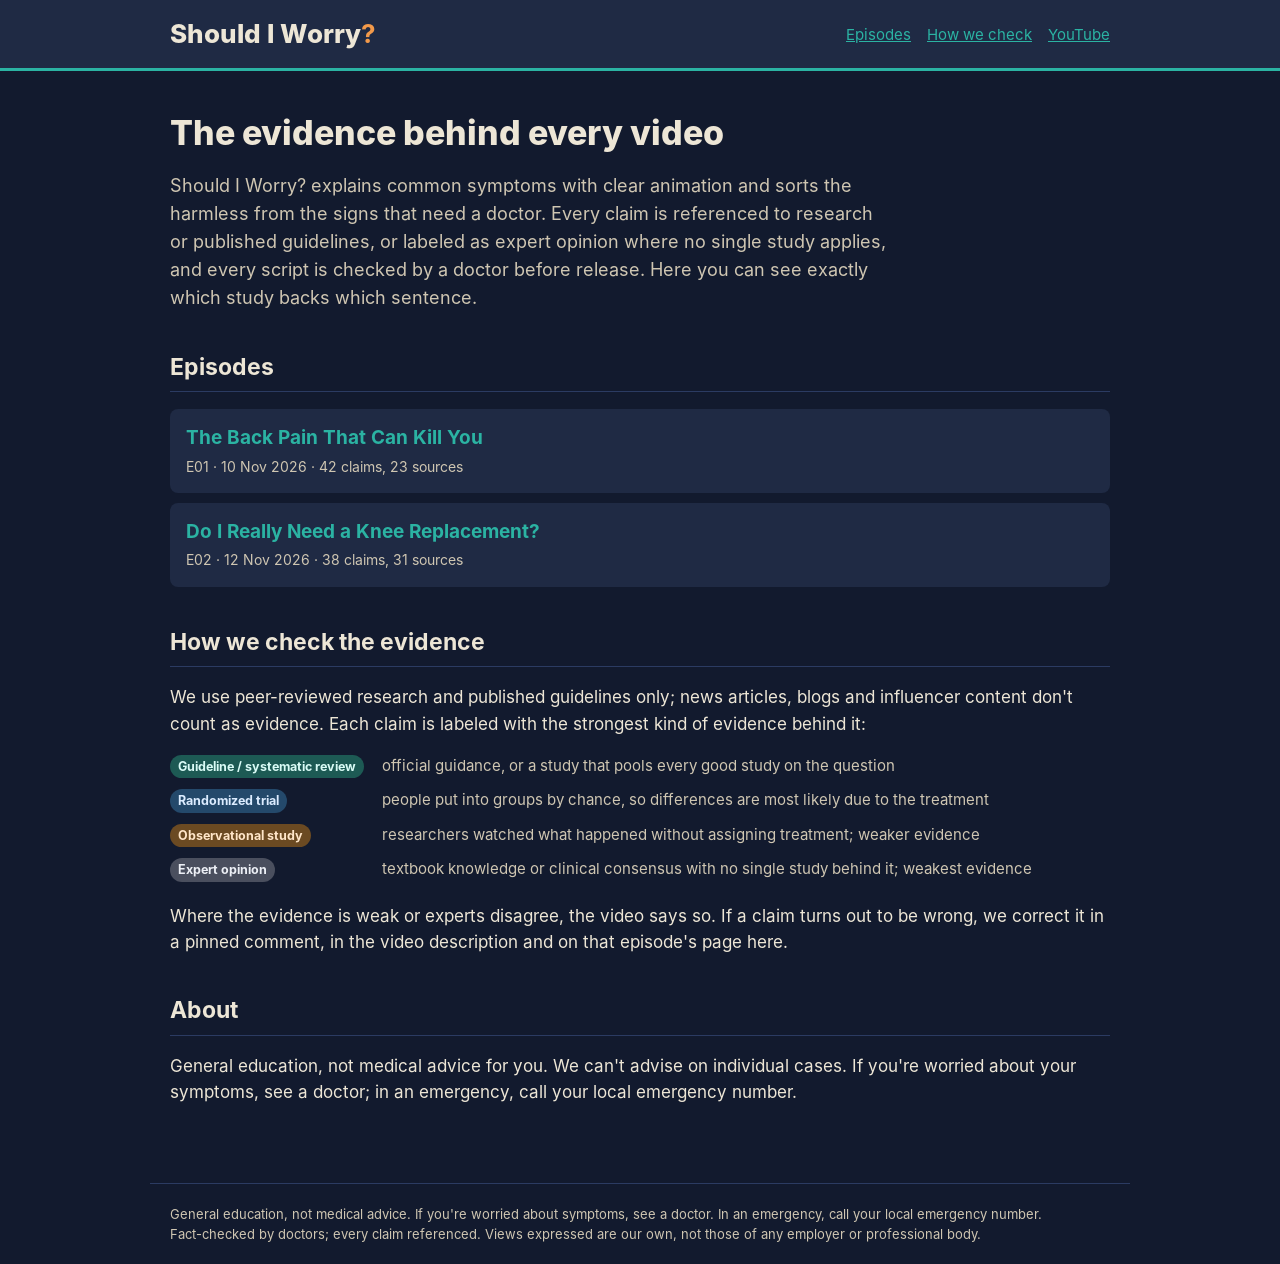
<file: index.html>
<!doctype html><html lang="en"><head><meta charset="utf-8"><meta name="viewport" content="width=device-width,initial-scale=1">
<title>Should I Worry? — the evidence behind every video</title><meta name="description" content="Doctor-reviewed health explainers. Every claim, its source and the strength of the evidence."><link rel="stylesheet" href="style.css"><link rel="icon" href="favicon.png"></head><body>
<header class="top"><div><a class="wm" href="./">Should I Worry<b>?</b></a><nav><a href="./">Episodes</a><a href="./#evidence">How we check</a><a href="https://www.youtube.com/@ShouldIWorry">YouTube</a></nav></div></header>
<main><h1>The evidence behind every video</h1>
<p class="lead">Should I Worry? explains common symptoms with clear animation and sorts the harmless from the signs that need a doctor. Every claim is referenced to research or published guidelines, or labeled as expert opinion where no single study applies, and every script is checked by a doctor before release. Here you can see exactly which study backs which sentence.</p>
<h2>Episodes</h2><ul class="eps"><li><a href="e01/">The Back Pain That Can Kill You</a><br><span class="muted">E01 · 10 Nov 2026 · 42 claims, 23 sources</span></li><li><a href="e02/">Do I Really Need a Knee Replacement?</a><br><span class="muted">E02 · 12 Nov 2026 · 38 claims, 31 sources</span></li></ul>
<h2 id="evidence">How we check the evidence</h2>
<p>We use peer-reviewed research and published guidelines only; news articles, blogs and influencer content don't count as evidence. Each claim is labeled with the strongest kind of evidence behind it:</p><dl class="legend"><dt><span class="lv lv-top">Guideline / systematic review</span></dt><dd>official guidance, or a study that pools every good study on the question</dd><dt><span class="lv lv-rct">Randomized trial</span></dt><dd>people put into groups by chance, so differences are most likely due to the treatment</dd><dt><span class="lv lv-obs">Observational study</span></dt><dd>researchers watched what happened without assigning treatment; weaker evidence</dd><dt><span class="lv lv-exp">Expert opinion</span></dt><dd>textbook knowledge or clinical consensus with no single study behind it; weakest evidence</dd></dl>
<p>Where the evidence is weak or experts disagree, the video says so. If a claim turns out to be wrong, we correct it in a pinned comment, in the video description and on that episode's page here.</p>
<h2>About</h2><p>General education, not medical advice for you. We can't advise on individual cases. If you're worried about your symptoms, see a doctor; in an emergency, call your local emergency number.</p></main>
<footer>General education, not medical advice. If you're worried about symptoms, see a doctor. In an emergency, call your local emergency number.<br>
Fact-checked by doctors; every claim referenced. Views expressed are our own, not those of any employer or professional body.</footer></body></html>
</file>
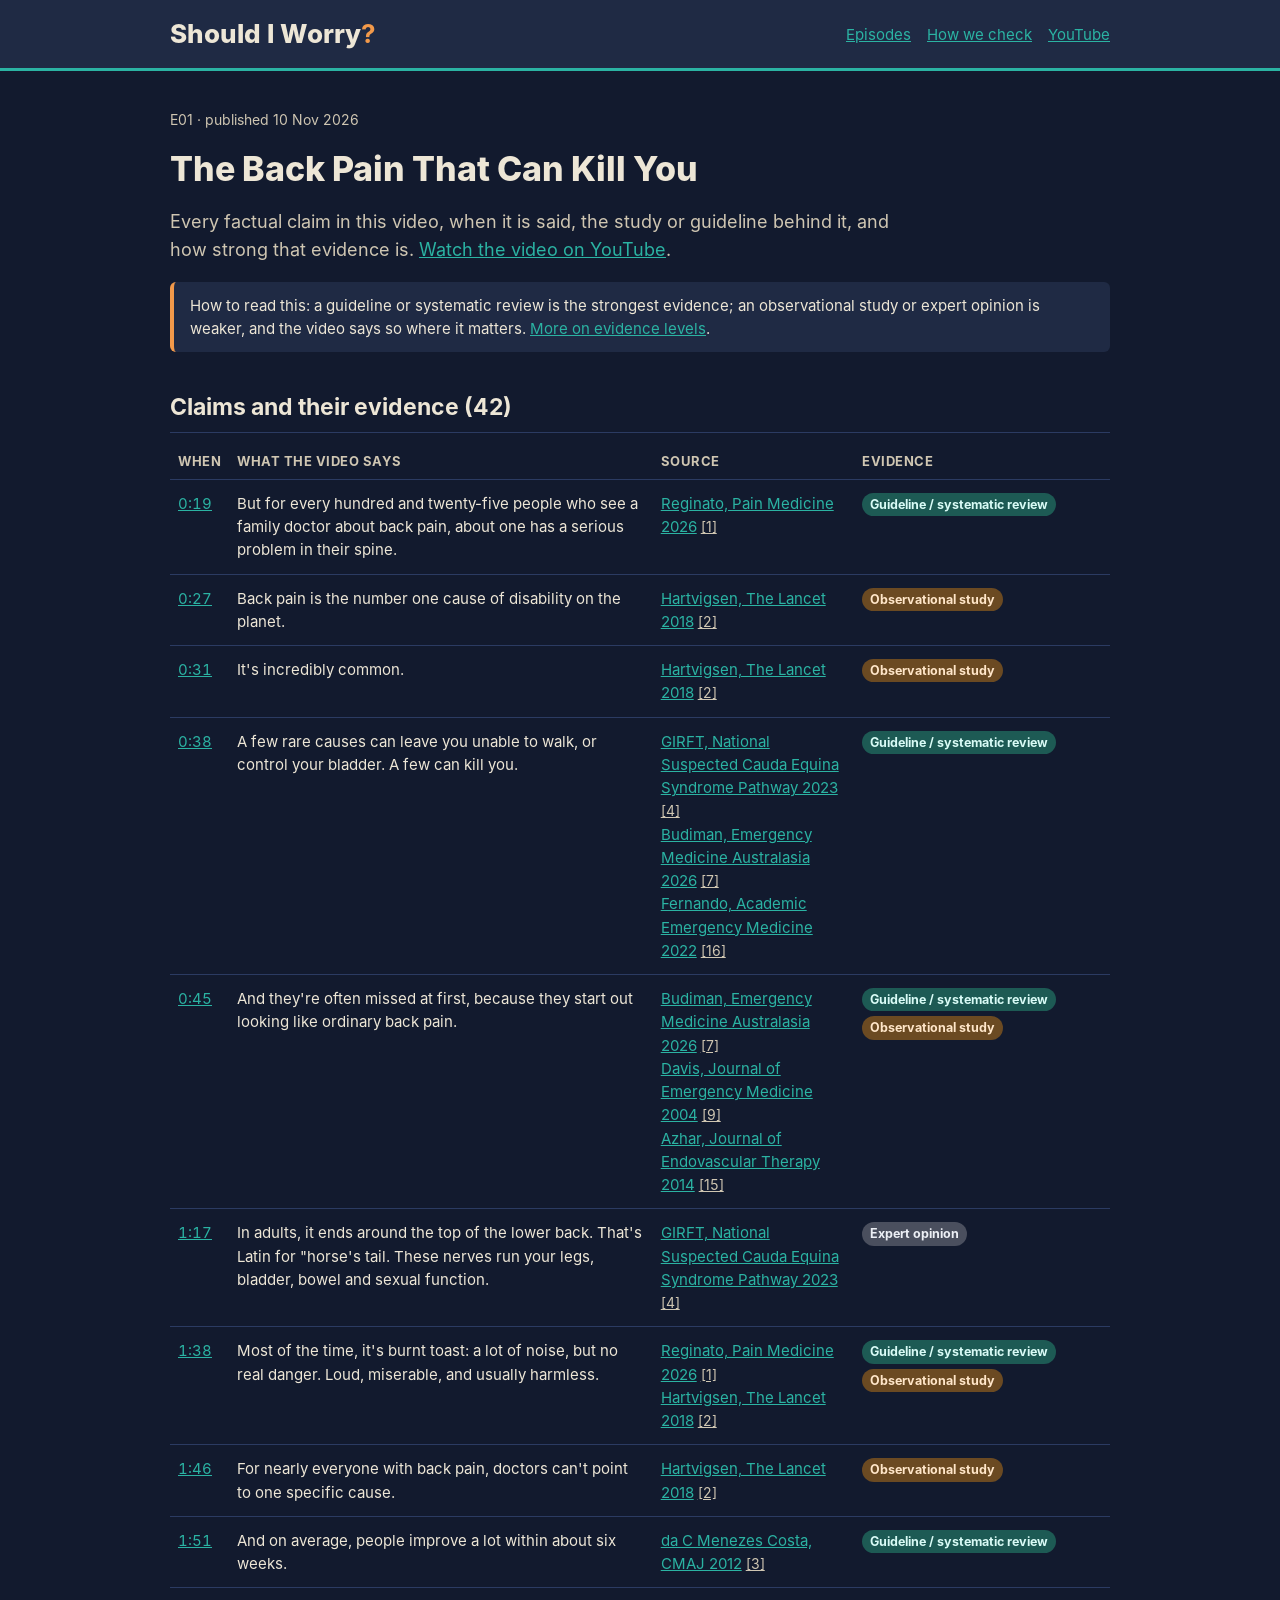
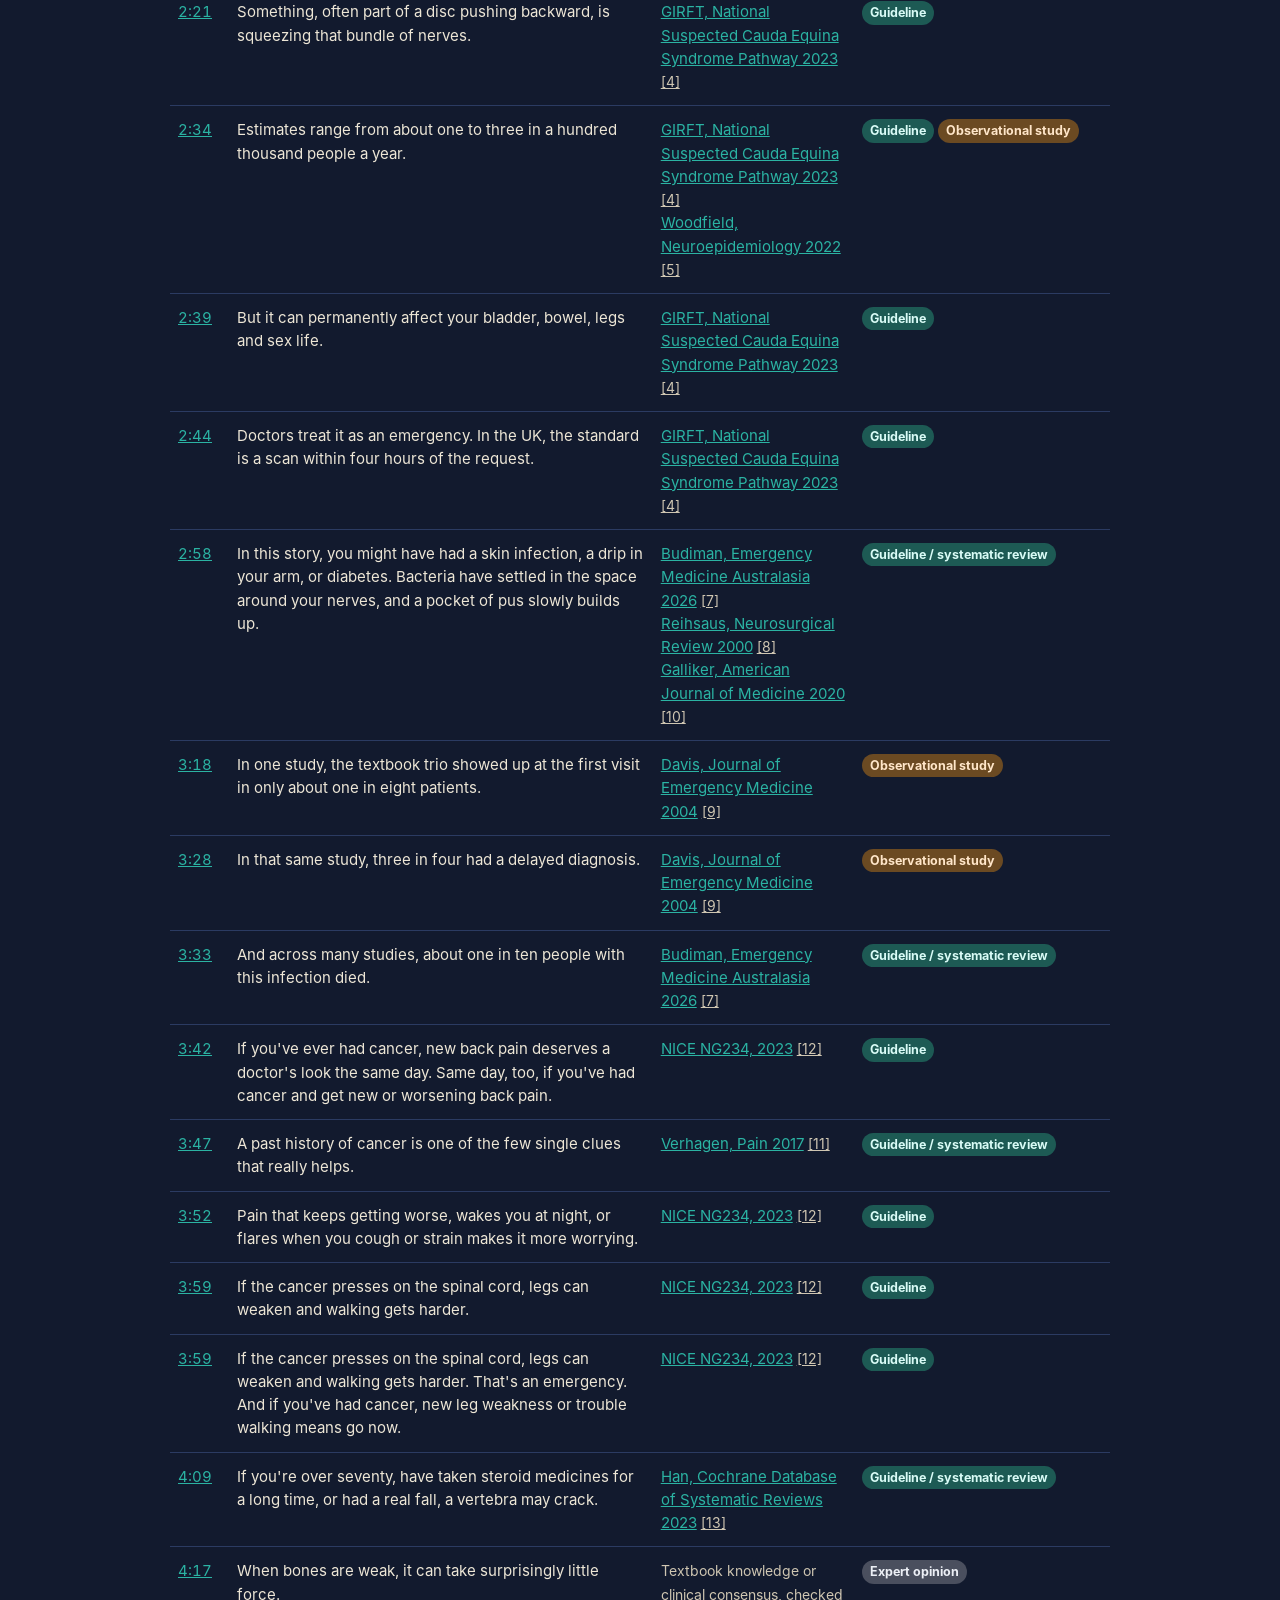
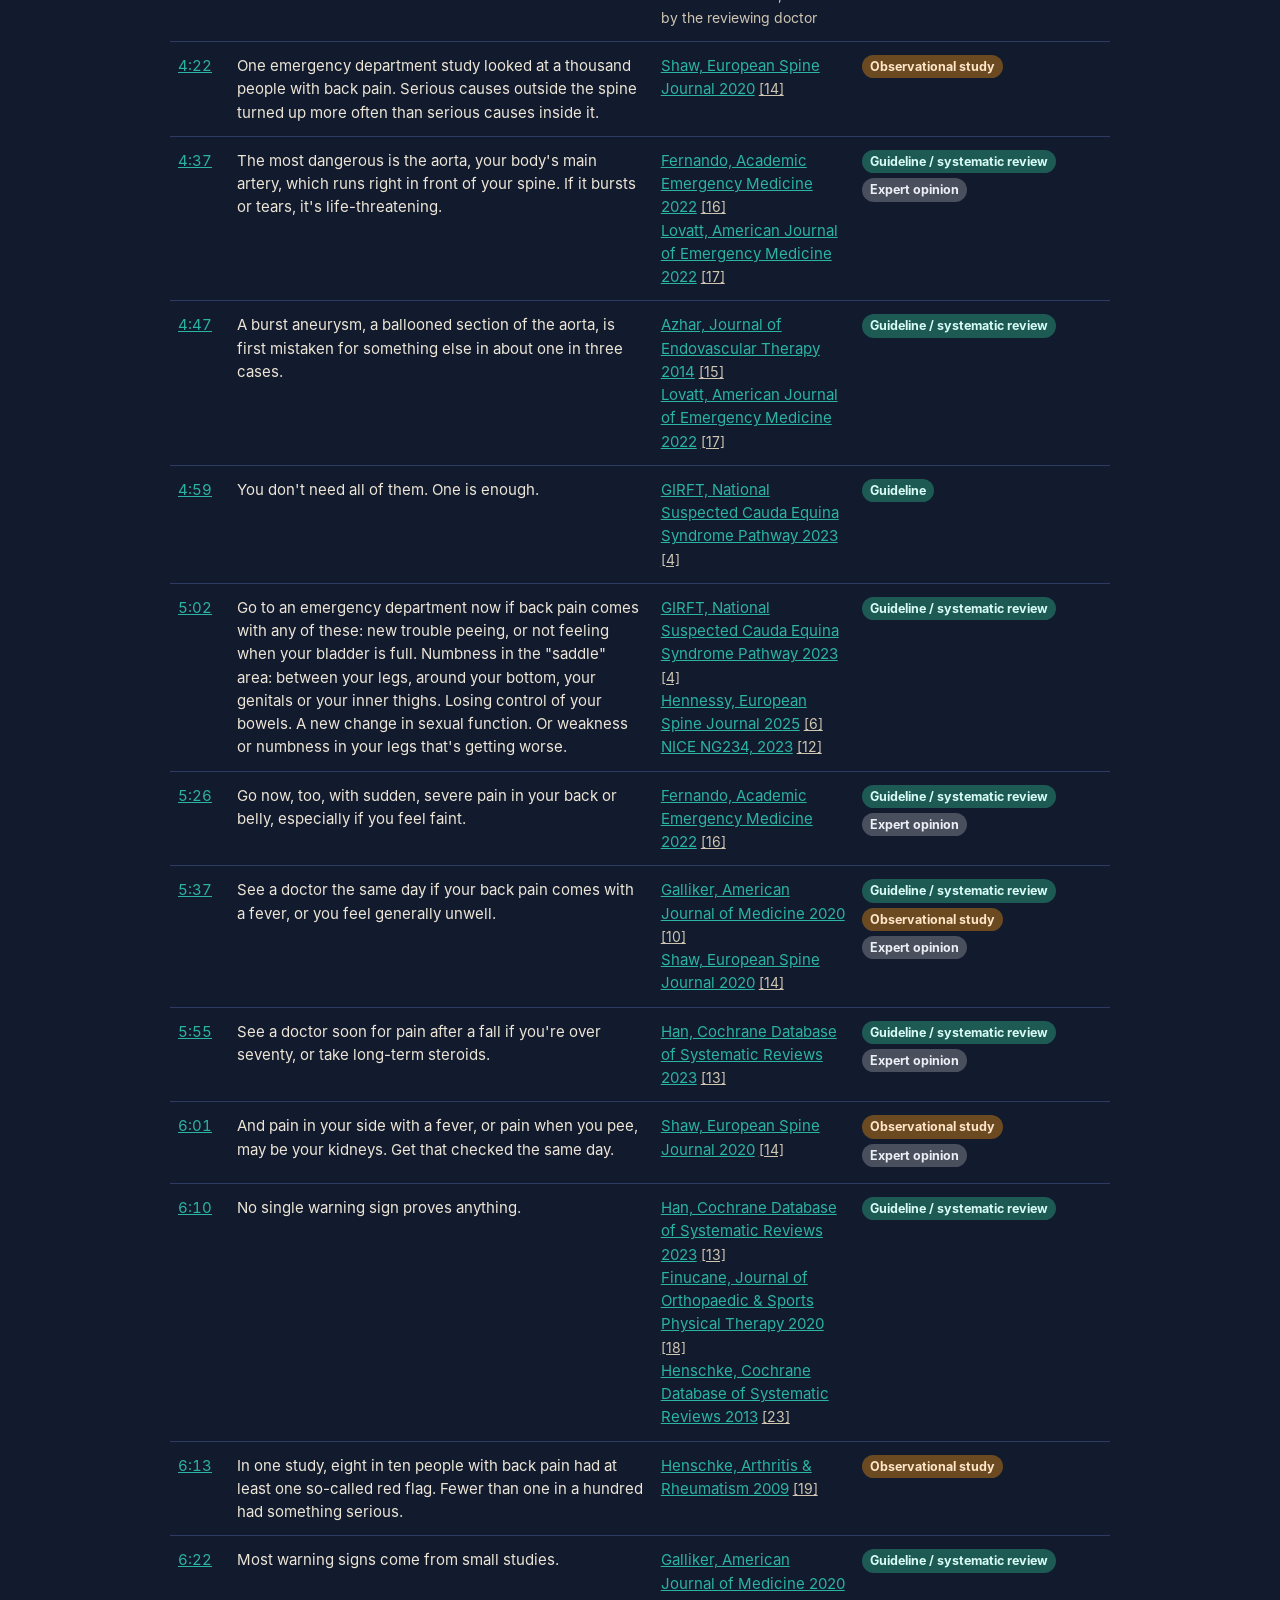
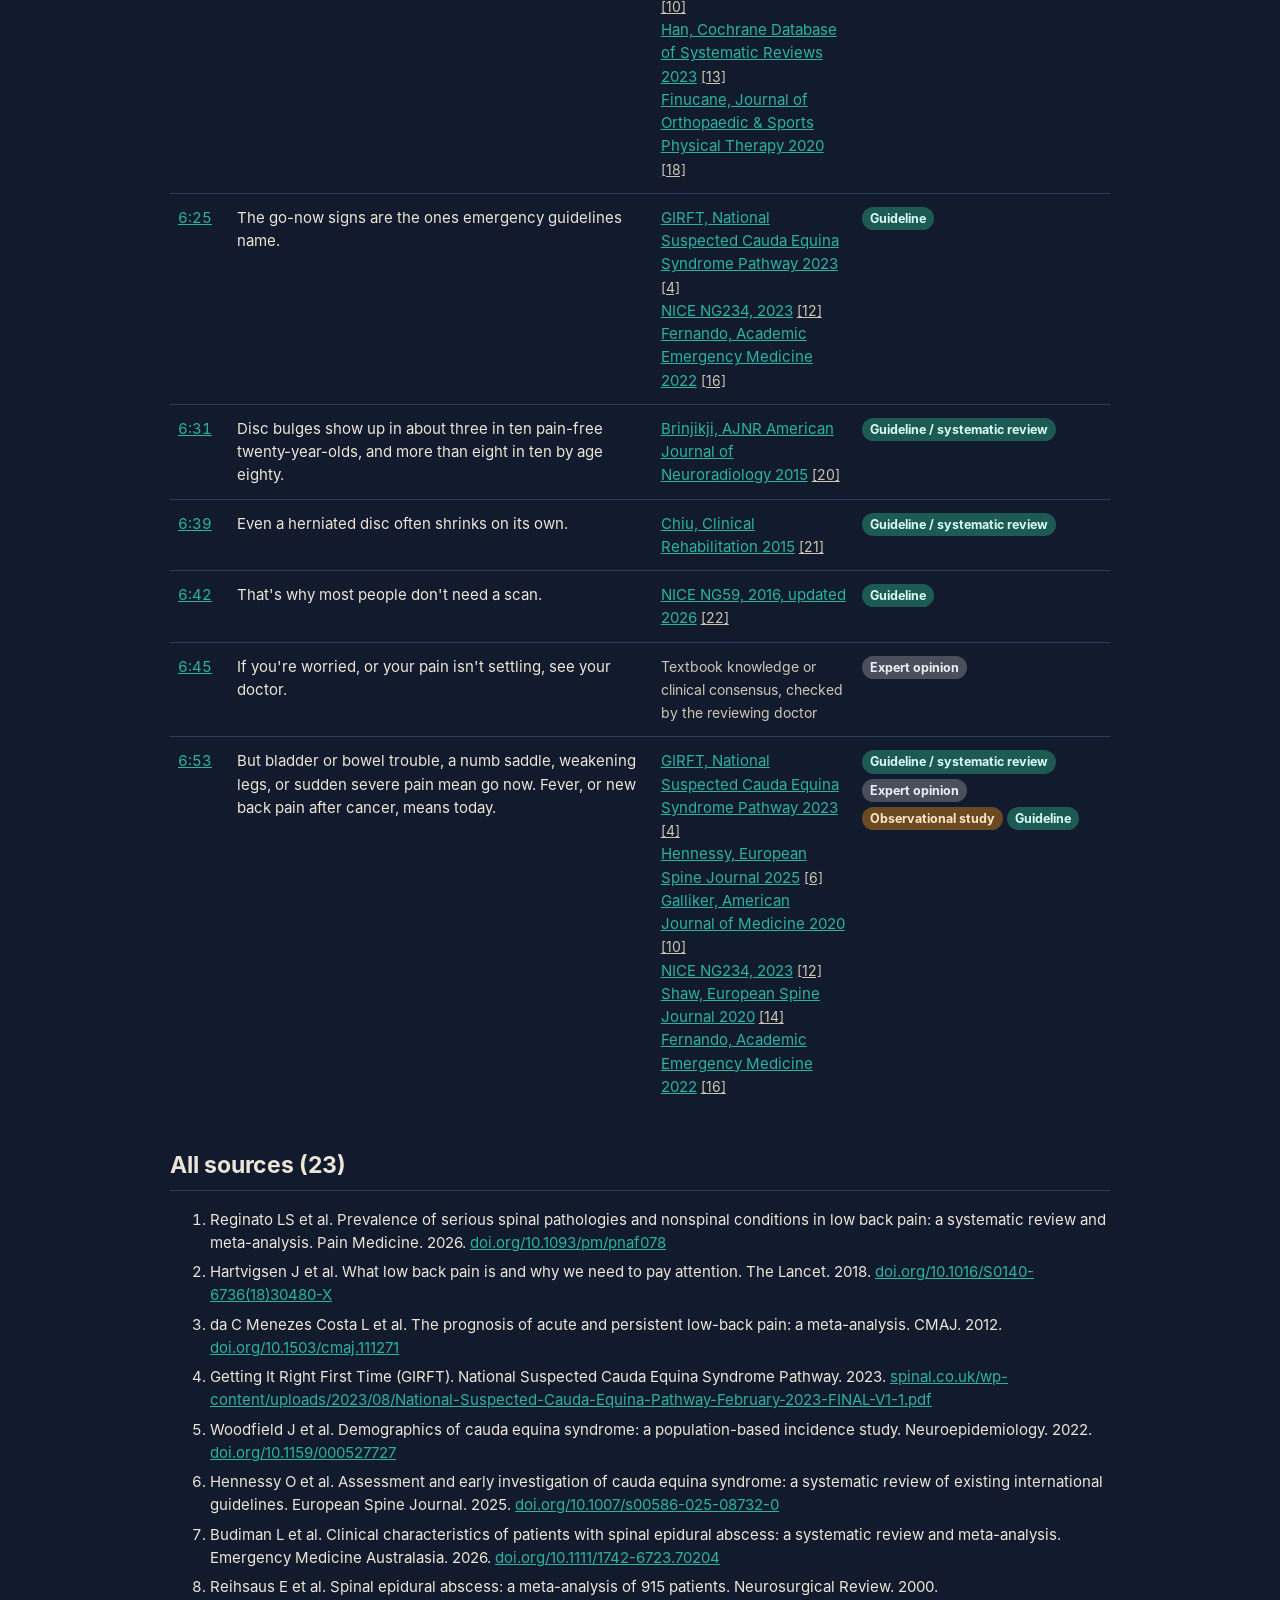
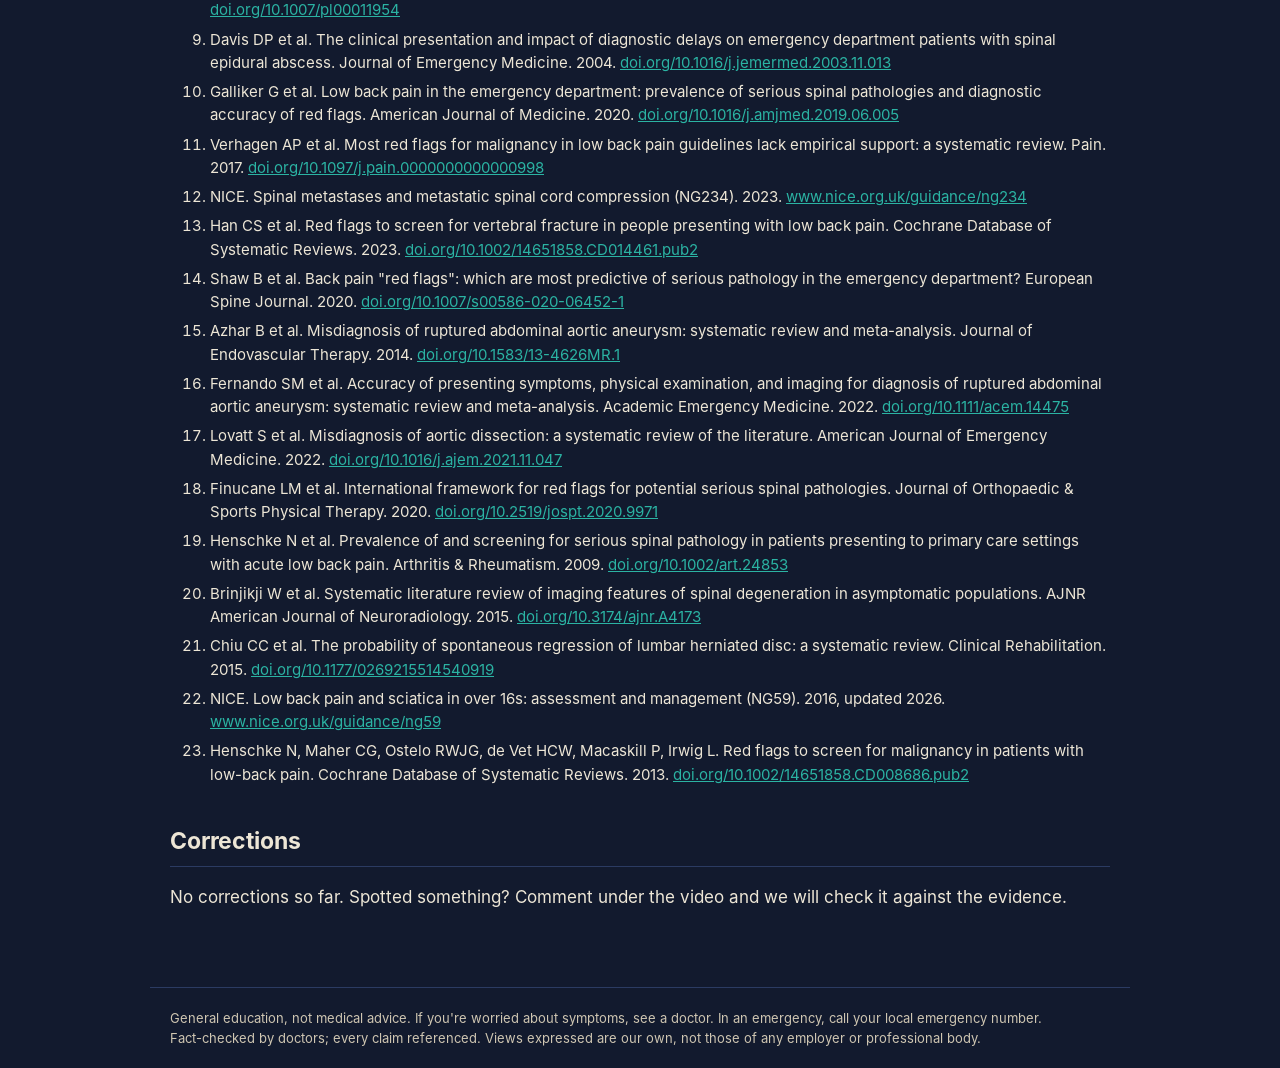
<file: e01/index.html>
<!doctype html><html lang="en"><head><meta charset="utf-8"><meta name="viewport" content="width=device-width,initial-scale=1">
<title>The Back Pain That Can Kill You — sources | Should I Worry?</title><meta name="description" content="Every claim in &quot;The Back Pain That Can Kill You&quot; with its source and evidence level."><link rel="stylesheet" href="../style.css"><link rel="icon" href="../favicon.png"></head><body>
<header class="top"><div><a class="wm" href="../">Should I Worry<b>?</b></a><nav><a href="../">Episodes</a><a href="../#evidence">How we check</a><a href="https://www.youtube.com/@ShouldIWorry">YouTube</a></nav></div></header>
<main><p class="muted">E01 · published 10 Nov 2026</p><h1>The Back Pain That Can Kill You</h1>
<p class="lead">Every factual claim in this video, when it is said, the study or guideline behind it, and how strong that evidence is. <a href="https://www.youtube.com/watch?v=ZwFc8egID_M">Watch the video on YouTube</a>.</p>
<div class="note">How to read this: a guideline or systematic review is the strongest evidence; an observational study or expert opinion is weaker, and the video says so where it matters. <a href="../#evidence">More on evidence levels</a>.</div>
<h2>Claims and their evidence (42)</h2><table><thead><tr><th scope="col">When</th><th scope="col">What the video says</th><th scope="col">Source</th><th scope="col">Evidence</th></tr></thead><tbody><tr><td class="t"><a href="https://www.youtube.com/watch?v=ZwFc8egID_M&t=19s">0:19</a></td><td class="c">But for every hundred and twenty-five people who see a family doctor about back pain, about one has a serious problem in their spine.</td><td class="s"><a href="https://doi.org/10.1093/pm/pnaf078">Reginato, Pain Medicine 2026</a> <a class="muted" href="#s1">[1]</a></td><td class="e"><span class="lv lv-top">Guideline / systematic review</span></td></tr><tr><td class="t"><a href="https://www.youtube.com/watch?v=ZwFc8egID_M&t=27s">0:27</a></td><td class="c">Back pain is the number one cause of disability on the planet.</td><td class="s"><a href="https://doi.org/10.1016/S0140-6736(18)30480-X">Hartvigsen, The Lancet 2018</a> <a class="muted" href="#s2">[2]</a></td><td class="e"><span class="lv lv-obs">Observational study</span></td></tr><tr><td class="t"><a href="https://www.youtube.com/watch?v=ZwFc8egID_M&t=31s">0:31</a></td><td class="c">It&#x27;s incredibly common.</td><td class="s"><a href="https://doi.org/10.1016/S0140-6736(18)30480-X">Hartvigsen, The Lancet 2018</a> <a class="muted" href="#s2">[2]</a></td><td class="e"><span class="lv lv-obs">Observational study</span></td></tr><tr><td class="t"><a href="https://www.youtube.com/watch?v=ZwFc8egID_M&t=38s">0:38</a></td><td class="c">A few rare causes can leave you unable to walk, or control your bladder. A few can kill you.</td><td class="s"><a href="https://spinal.co.uk/wp-content/uploads/2023/08/National-Suspected-Cauda-Equina-Pathway-February-2023-FINAL-V1-1.pdf">GIRFT, National Suspected Cauda Equina Syndrome Pathway 2023</a> <a class="muted" href="#s4">[4]</a><br><a href="https://doi.org/10.1111/1742-6723.70204">Budiman, Emergency Medicine Australasia 2026</a> <a class="muted" href="#s7">[7]</a><br><a href="https://doi.org/10.1111/acem.14475">Fernando, Academic Emergency Medicine 2022</a> <a class="muted" href="#s16">[16]</a></td><td class="e"><span class="lv lv-top">Guideline / systematic review</span></td></tr><tr><td class="t"><a href="https://www.youtube.com/watch?v=ZwFc8egID_M&t=45s">0:45</a></td><td class="c">And they&#x27;re often missed at first, because they start out looking like ordinary back pain.</td><td class="s"><a href="https://doi.org/10.1111/1742-6723.70204">Budiman, Emergency Medicine Australasia 2026</a> <a class="muted" href="#s7">[7]</a><br><a href="https://doi.org/10.1016/j.jemermed.2003.11.013">Davis, Journal of Emergency Medicine 2004</a> <a class="muted" href="#s9">[9]</a><br><a href="https://doi.org/10.1583/13-4626MR.1">Azhar, Journal of Endovascular Therapy 2014</a> <a class="muted" href="#s15">[15]</a></td><td class="e"><span class="lv lv-top">Guideline / systematic review</span><span class="lv lv-obs">Observational study</span></td></tr><tr><td class="t"><a href="https://www.youtube.com/watch?v=ZwFc8egID_M&t=77s">1:17</a></td><td class="c">In adults, it ends around the top of the lower back. That&#x27;s Latin for &quot;horse&#x27;s tail. These nerves run your legs, bladder, bowel and sexual function.</td><td class="s"><a href="https://spinal.co.uk/wp-content/uploads/2023/08/National-Suspected-Cauda-Equina-Pathway-February-2023-FINAL-V1-1.pdf">GIRFT, National Suspected Cauda Equina Syndrome Pathway 2023</a> <a class="muted" href="#s4">[4]</a></td><td class="e"><span class="lv lv-exp">Expert opinion</span></td></tr><tr><td class="t"><a href="https://www.youtube.com/watch?v=ZwFc8egID_M&t=98s">1:38</a></td><td class="c">Most of the time, it&#x27;s burnt toast: a lot of noise, but no real danger. Loud, miserable, and usually harmless.</td><td class="s"><a href="https://doi.org/10.1093/pm/pnaf078">Reginato, Pain Medicine 2026</a> <a class="muted" href="#s1">[1]</a><br><a href="https://doi.org/10.1016/S0140-6736(18)30480-X">Hartvigsen, The Lancet 2018</a> <a class="muted" href="#s2">[2]</a></td><td class="e"><span class="lv lv-top">Guideline / systematic review</span><span class="lv lv-obs">Observational study</span></td></tr><tr><td class="t"><a href="https://www.youtube.com/watch?v=ZwFc8egID_M&t=106s">1:46</a></td><td class="c">For nearly everyone with back pain, doctors can&#x27;t point to one specific cause.</td><td class="s"><a href="https://doi.org/10.1016/S0140-6736(18)30480-X">Hartvigsen, The Lancet 2018</a> <a class="muted" href="#s2">[2]</a></td><td class="e"><span class="lv lv-obs">Observational study</span></td></tr><tr><td class="t"><a href="https://www.youtube.com/watch?v=ZwFc8egID_M&t=111s">1:51</a></td><td class="c">And on average, people improve a lot within about six weeks.</td><td class="s"><a href="https://doi.org/10.1503/cmaj.111271">da C Menezes Costa, CMAJ 2012</a> <a class="muted" href="#s3">[3]</a></td><td class="e"><span class="lv lv-top">Guideline / systematic review</span></td></tr><tr><td class="t"><a href="https://www.youtube.com/watch?v=ZwFc8egID_M&t=141s">2:21</a></td><td class="c">Something, often part of a disc pushing backward, is squeezing that bundle of nerves.</td><td class="s"><a href="https://spinal.co.uk/wp-content/uploads/2023/08/National-Suspected-Cauda-Equina-Pathway-February-2023-FINAL-V1-1.pdf">GIRFT, National Suspected Cauda Equina Syndrome Pathway 2023</a> <a class="muted" href="#s4">[4]</a></td><td class="e"><span class="lv lv-top">Guideline</span></td></tr><tr><td class="t"><a href="https://www.youtube.com/watch?v=ZwFc8egID_M&t=154s">2:34</a></td><td class="c">Estimates range from about one to three in a hundred thousand people a year.</td><td class="s"><a href="https://spinal.co.uk/wp-content/uploads/2023/08/National-Suspected-Cauda-Equina-Pathway-February-2023-FINAL-V1-1.pdf">GIRFT, National Suspected Cauda Equina Syndrome Pathway 2023</a> <a class="muted" href="#s4">[4]</a><br><a href="https://doi.org/10.1159/000527727">Woodfield, Neuroepidemiology 2022</a> <a class="muted" href="#s5">[5]</a></td><td class="e"><span class="lv lv-top">Guideline</span><span class="lv lv-obs">Observational study</span></td></tr><tr><td class="t"><a href="https://www.youtube.com/watch?v=ZwFc8egID_M&t=159s">2:39</a></td><td class="c">But it can permanently affect your bladder, bowel, legs and sex life.</td><td class="s"><a href="https://spinal.co.uk/wp-content/uploads/2023/08/National-Suspected-Cauda-Equina-Pathway-February-2023-FINAL-V1-1.pdf">GIRFT, National Suspected Cauda Equina Syndrome Pathway 2023</a> <a class="muted" href="#s4">[4]</a></td><td class="e"><span class="lv lv-top">Guideline</span></td></tr><tr><td class="t"><a href="https://www.youtube.com/watch?v=ZwFc8egID_M&t=164s">2:44</a></td><td class="c">Doctors treat it as an emergency. In the UK, the standard is a scan within four hours of the request.</td><td class="s"><a href="https://spinal.co.uk/wp-content/uploads/2023/08/National-Suspected-Cauda-Equina-Pathway-February-2023-FINAL-V1-1.pdf">GIRFT, National Suspected Cauda Equina Syndrome Pathway 2023</a> <a class="muted" href="#s4">[4]</a></td><td class="e"><span class="lv lv-top">Guideline</span></td></tr><tr><td class="t"><a href="https://www.youtube.com/watch?v=ZwFc8egID_M&t=178s">2:58</a></td><td class="c">In this story, you might have had a skin infection, a drip in your arm, or diabetes. Bacteria have settled in the space around your nerves, and a pocket of pus slowly builds up.</td><td class="s"><a href="https://doi.org/10.1111/1742-6723.70204">Budiman, Emergency Medicine Australasia 2026</a> <a class="muted" href="#s7">[7]</a><br><a href="https://doi.org/10.1007/pl00011954">Reihsaus, Neurosurgical Review 2000</a> <a class="muted" href="#s8">[8]</a><br><a href="https://doi.org/10.1016/j.amjmed.2019.06.005">Galliker, American Journal of Medicine 2020</a> <a class="muted" href="#s10">[10]</a></td><td class="e"><span class="lv lv-top">Guideline / systematic review</span></td></tr><tr><td class="t"><a href="https://www.youtube.com/watch?v=ZwFc8egID_M&t=198s">3:18</a></td><td class="c">In one study, the textbook trio showed up at the first visit in only about one in eight patients.</td><td class="s"><a href="https://doi.org/10.1016/j.jemermed.2003.11.013">Davis, Journal of Emergency Medicine 2004</a> <a class="muted" href="#s9">[9]</a></td><td class="e"><span class="lv lv-obs">Observational study</span></td></tr><tr><td class="t"><a href="https://www.youtube.com/watch?v=ZwFc8egID_M&t=208s">3:28</a></td><td class="c">In that same study, three in four had a delayed diagnosis.</td><td class="s"><a href="https://doi.org/10.1016/j.jemermed.2003.11.013">Davis, Journal of Emergency Medicine 2004</a> <a class="muted" href="#s9">[9]</a></td><td class="e"><span class="lv lv-obs">Observational study</span></td></tr><tr><td class="t"><a href="https://www.youtube.com/watch?v=ZwFc8egID_M&t=213s">3:33</a></td><td class="c">And across many studies, about one in ten people with this infection died.</td><td class="s"><a href="https://doi.org/10.1111/1742-6723.70204">Budiman, Emergency Medicine Australasia 2026</a> <a class="muted" href="#s7">[7]</a></td><td class="e"><span class="lv lv-top">Guideline / systematic review</span></td></tr><tr><td class="t"><a href="https://www.youtube.com/watch?v=ZwFc8egID_M&t=222s">3:42</a></td><td class="c">If you&#x27;ve ever had cancer, new back pain deserves a doctor&#x27;s look the same day. Same day, too, if you&#x27;ve had cancer and get new or worsening back pain.</td><td class="s"><a href="https://www.nice.org.uk/guidance/ng234">NICE NG234, 2023</a> <a class="muted" href="#s12">[12]</a></td><td class="e"><span class="lv lv-top">Guideline</span></td></tr><tr><td class="t"><a href="https://www.youtube.com/watch?v=ZwFc8egID_M&t=227s">3:47</a></td><td class="c">A past history of cancer is one of the few single clues that really helps.</td><td class="s"><a href="https://doi.org/10.1097/j.pain.0000000000000998">Verhagen, Pain 2017</a> <a class="muted" href="#s11">[11]</a></td><td class="e"><span class="lv lv-top">Guideline / systematic review</span></td></tr><tr><td class="t"><a href="https://www.youtube.com/watch?v=ZwFc8egID_M&t=232s">3:52</a></td><td class="c">Pain that keeps getting worse, wakes you at night, or flares when you cough or strain makes it more worrying.</td><td class="s"><a href="https://www.nice.org.uk/guidance/ng234">NICE NG234, 2023</a> <a class="muted" href="#s12">[12]</a></td><td class="e"><span class="lv lv-top">Guideline</span></td></tr><tr><td class="t"><a href="https://www.youtube.com/watch?v=ZwFc8egID_M&t=239s">3:59</a></td><td class="c">If the cancer presses on the spinal cord, legs can weaken and walking gets harder.</td><td class="s"><a href="https://www.nice.org.uk/guidance/ng234">NICE NG234, 2023</a> <a class="muted" href="#s12">[12]</a></td><td class="e"><span class="lv lv-top">Guideline</span></td></tr><tr><td class="t"><a href="https://www.youtube.com/watch?v=ZwFc8egID_M&t=239s">3:59</a></td><td class="c">If the cancer presses on the spinal cord, legs can weaken and walking gets harder. That&#x27;s an emergency. And if you&#x27;ve had cancer, new leg weakness or trouble walking means go now.</td><td class="s"><a href="https://www.nice.org.uk/guidance/ng234">NICE NG234, 2023</a> <a class="muted" href="#s12">[12]</a></td><td class="e"><span class="lv lv-top">Guideline</span></td></tr><tr><td class="t"><a href="https://www.youtube.com/watch?v=ZwFc8egID_M&t=249s">4:09</a></td><td class="c">If you&#x27;re over seventy, have taken steroid medicines for a long time, or had a real fall, a vertebra may crack.</td><td class="s"><a href="https://doi.org/10.1002/14651858.CD014461.pub2">Han, Cochrane Database of Systematic Reviews 2023</a> <a class="muted" href="#s13">[13]</a></td><td class="e"><span class="lv lv-top">Guideline / systematic review</span></td></tr><tr><td class="t"><a href="https://www.youtube.com/watch?v=ZwFc8egID_M&t=257s">4:17</a></td><td class="c">When bones are weak, it can take surprisingly little force.</td><td class="s"><span class="muted">Textbook knowledge or clinical consensus, checked by the reviewing doctor</span></td><td class="e"><span class="lv lv-exp">Expert opinion</span></td></tr><tr><td class="t"><a href="https://www.youtube.com/watch?v=ZwFc8egID_M&t=262s">4:22</a></td><td class="c">One emergency department study looked at a thousand people with back pain. Serious causes outside the spine turned up more often than serious causes inside it.</td><td class="s"><a href="https://doi.org/10.1007/s00586-020-06452-1">Shaw, European Spine Journal 2020</a> <a class="muted" href="#s14">[14]</a></td><td class="e"><span class="lv lv-obs">Observational study</span></td></tr><tr><td class="t"><a href="https://www.youtube.com/watch?v=ZwFc8egID_M&t=277s">4:37</a></td><td class="c">The most dangerous is the aorta, your body&#x27;s main artery, which runs right in front of your spine. If it bursts or tears, it&#x27;s life-threatening.</td><td class="s"><a href="https://doi.org/10.1111/acem.14475">Fernando, Academic Emergency Medicine 2022</a> <a class="muted" href="#s16">[16]</a><br><a href="https://doi.org/10.1016/j.ajem.2021.11.047">Lovatt, American Journal of Emergency Medicine 2022</a> <a class="muted" href="#s17">[17]</a></td><td class="e"><span class="lv lv-top">Guideline / systematic review</span><span class="lv lv-exp">Expert opinion</span></td></tr><tr><td class="t"><a href="https://www.youtube.com/watch?v=ZwFc8egID_M&t=287s">4:47</a></td><td class="c">A burst aneurysm, a ballooned section of the aorta, is first mistaken for something else in about one in three cases.</td><td class="s"><a href="https://doi.org/10.1583/13-4626MR.1">Azhar, Journal of Endovascular Therapy 2014</a> <a class="muted" href="#s15">[15]</a><br><a href="https://doi.org/10.1016/j.ajem.2021.11.047">Lovatt, American Journal of Emergency Medicine 2022</a> <a class="muted" href="#s17">[17]</a></td><td class="e"><span class="lv lv-top">Guideline / systematic review</span></td></tr><tr><td class="t"><a href="https://www.youtube.com/watch?v=ZwFc8egID_M&t=299s">4:59</a></td><td class="c">You don&#x27;t need all of them. One is enough.</td><td class="s"><a href="https://spinal.co.uk/wp-content/uploads/2023/08/National-Suspected-Cauda-Equina-Pathway-February-2023-FINAL-V1-1.pdf">GIRFT, National Suspected Cauda Equina Syndrome Pathway 2023</a> <a class="muted" href="#s4">[4]</a></td><td class="e"><span class="lv lv-top">Guideline</span></td></tr><tr><td class="t"><a href="https://www.youtube.com/watch?v=ZwFc8egID_M&t=302s">5:02</a></td><td class="c">Go to an emergency department now if back pain comes with any of these: new trouble peeing, or not feeling when your bladder is full. Numbness in the &quot;saddle&quot; area: between your legs, around your bottom, your genitals or your inner thighs. Losing control of your bowels. A new change in sexual function. Or weakness or numbness in your legs that&#x27;s getting worse.</td><td class="s"><a href="https://spinal.co.uk/wp-content/uploads/2023/08/National-Suspected-Cauda-Equina-Pathway-February-2023-FINAL-V1-1.pdf">GIRFT, National Suspected Cauda Equina Syndrome Pathway 2023</a> <a class="muted" href="#s4">[4]</a><br><a href="https://doi.org/10.1007/s00586-025-08732-0">Hennessy, European Spine Journal 2025</a> <a class="muted" href="#s6">[6]</a><br><a href="https://www.nice.org.uk/guidance/ng234">NICE NG234, 2023</a> <a class="muted" href="#s12">[12]</a></td><td class="e"><span class="lv lv-top">Guideline / systematic review</span></td></tr><tr><td class="t"><a href="https://www.youtube.com/watch?v=ZwFc8egID_M&t=326s">5:26</a></td><td class="c">Go now, too, with sudden, severe pain in your back or belly, especially if you feel faint.</td><td class="s"><a href="https://doi.org/10.1111/acem.14475">Fernando, Academic Emergency Medicine 2022</a> <a class="muted" href="#s16">[16]</a></td><td class="e"><span class="lv lv-top">Guideline / systematic review</span><span class="lv lv-exp">Expert opinion</span></td></tr><tr><td class="t"><a href="https://www.youtube.com/watch?v=ZwFc8egID_M&t=337s">5:37</a></td><td class="c">See a doctor the same day if your back pain comes with a fever, or you feel generally unwell.</td><td class="s"><a href="https://doi.org/10.1016/j.amjmed.2019.06.005">Galliker, American Journal of Medicine 2020</a> <a class="muted" href="#s10">[10]</a><br><a href="https://doi.org/10.1007/s00586-020-06452-1">Shaw, European Spine Journal 2020</a> <a class="muted" href="#s14">[14]</a></td><td class="e"><span class="lv lv-top">Guideline / systematic review</span><span class="lv lv-obs">Observational study</span><span class="lv lv-exp">Expert opinion</span></td></tr><tr><td class="t"><a href="https://www.youtube.com/watch?v=ZwFc8egID_M&t=355s">5:55</a></td><td class="c">See a doctor soon for pain after a fall if you&#x27;re over seventy, or take long-term steroids.</td><td class="s"><a href="https://doi.org/10.1002/14651858.CD014461.pub2">Han, Cochrane Database of Systematic Reviews 2023</a> <a class="muted" href="#s13">[13]</a></td><td class="e"><span class="lv lv-top">Guideline / systematic review</span><span class="lv lv-exp">Expert opinion</span></td></tr><tr><td class="t"><a href="https://www.youtube.com/watch?v=ZwFc8egID_M&t=361s">6:01</a></td><td class="c">And pain in your side with a fever, or pain when you pee, may be your kidneys. Get that checked the same day.</td><td class="s"><a href="https://doi.org/10.1007/s00586-020-06452-1">Shaw, European Spine Journal 2020</a> <a class="muted" href="#s14">[14]</a></td><td class="e"><span class="lv lv-obs">Observational study</span><span class="lv lv-exp">Expert opinion</span></td></tr><tr><td class="t"><a href="https://www.youtube.com/watch?v=ZwFc8egID_M&t=370s">6:10</a></td><td class="c">No single warning sign proves anything.</td><td class="s"><a href="https://doi.org/10.1002/14651858.CD014461.pub2">Han, Cochrane Database of Systematic Reviews 2023</a> <a class="muted" href="#s13">[13]</a><br><a href="https://doi.org/10.2519/jospt.2020.9971">Finucane, Journal of Orthopaedic &amp; Sports Physical Therapy 2020</a> <a class="muted" href="#s18">[18]</a><br><a href="https://doi.org/10.1002/14651858.CD008686.pub2">Henschke, Cochrane Database of Systematic Reviews 2013</a> <a class="muted" href="#s23">[23]</a></td><td class="e"><span class="lv lv-top">Guideline / systematic review</span></td></tr><tr><td class="t"><a href="https://www.youtube.com/watch?v=ZwFc8egID_M&t=373s">6:13</a></td><td class="c">In one study, eight in ten people with back pain had at least one so-called red flag. Fewer than one in a hundred had something serious.</td><td class="s"><a href="https://doi.org/10.1002/art.24853">Henschke, Arthritis &amp; Rheumatism 2009</a> <a class="muted" href="#s19">[19]</a></td><td class="e"><span class="lv lv-obs">Observational study</span></td></tr><tr><td class="t"><a href="https://www.youtube.com/watch?v=ZwFc8egID_M&t=382s">6:22</a></td><td class="c">Most warning signs come from small studies.</td><td class="s"><a href="https://doi.org/10.1016/j.amjmed.2019.06.005">Galliker, American Journal of Medicine 2020</a> <a class="muted" href="#s10">[10]</a><br><a href="https://doi.org/10.1002/14651858.CD014461.pub2">Han, Cochrane Database of Systematic Reviews 2023</a> <a class="muted" href="#s13">[13]</a><br><a href="https://doi.org/10.2519/jospt.2020.9971">Finucane, Journal of Orthopaedic &amp; Sports Physical Therapy 2020</a> <a class="muted" href="#s18">[18]</a></td><td class="e"><span class="lv lv-top">Guideline / systematic review</span></td></tr><tr><td class="t"><a href="https://www.youtube.com/watch?v=ZwFc8egID_M&t=385s">6:25</a></td><td class="c">The go-now signs are the ones emergency guidelines name.</td><td class="s"><a href="https://spinal.co.uk/wp-content/uploads/2023/08/National-Suspected-Cauda-Equina-Pathway-February-2023-FINAL-V1-1.pdf">GIRFT, National Suspected Cauda Equina Syndrome Pathway 2023</a> <a class="muted" href="#s4">[4]</a><br><a href="https://www.nice.org.uk/guidance/ng234">NICE NG234, 2023</a> <a class="muted" href="#s12">[12]</a><br><a href="https://doi.org/10.1111/acem.14475">Fernando, Academic Emergency Medicine 2022</a> <a class="muted" href="#s16">[16]</a></td><td class="e"><span class="lv lv-top">Guideline</span></td></tr><tr><td class="t"><a href="https://www.youtube.com/watch?v=ZwFc8egID_M&t=391s">6:31</a></td><td class="c">Disc bulges show up in about three in ten pain-free twenty-year-olds, and more than eight in ten by age eighty.</td><td class="s"><a href="https://doi.org/10.3174/ajnr.A4173">Brinjikji, AJNR American Journal of Neuroradiology 2015</a> <a class="muted" href="#s20">[20]</a></td><td class="e"><span class="lv lv-top">Guideline / systematic review</span></td></tr><tr><td class="t"><a href="https://www.youtube.com/watch?v=ZwFc8egID_M&t=399s">6:39</a></td><td class="c">Even a herniated disc often shrinks on its own.</td><td class="s"><a href="https://doi.org/10.1177/0269215514540919">Chiu, Clinical Rehabilitation 2015</a> <a class="muted" href="#s21">[21]</a></td><td class="e"><span class="lv lv-top">Guideline / systematic review</span></td></tr><tr><td class="t"><a href="https://www.youtube.com/watch?v=ZwFc8egID_M&t=402s">6:42</a></td><td class="c">That&#x27;s why most people don&#x27;t need a scan.</td><td class="s"><a href="https://www.nice.org.uk/guidance/ng59">NICE NG59, 2016, updated 2026</a> <a class="muted" href="#s22">[22]</a></td><td class="e"><span class="lv lv-top">Guideline</span></td></tr><tr><td class="t"><a href="https://www.youtube.com/watch?v=ZwFc8egID_M&t=405s">6:45</a></td><td class="c">If you&#x27;re worried, or your pain isn&#x27;t settling, see your doctor.</td><td class="s"><span class="muted">Textbook knowledge or clinical consensus, checked by the reviewing doctor</span></td><td class="e"><span class="lv lv-exp">Expert opinion</span></td></tr><tr><td class="t"><a href="https://www.youtube.com/watch?v=ZwFc8egID_M&t=413s">6:53</a></td><td class="c">But bladder or bowel trouble, a numb saddle, weakening legs, or sudden severe pain mean go now. Fever, or new back pain after cancer, means today.</td><td class="s"><a href="https://spinal.co.uk/wp-content/uploads/2023/08/National-Suspected-Cauda-Equina-Pathway-February-2023-FINAL-V1-1.pdf">GIRFT, National Suspected Cauda Equina Syndrome Pathway 2023</a> <a class="muted" href="#s4">[4]</a><br><a href="https://doi.org/10.1007/s00586-025-08732-0">Hennessy, European Spine Journal 2025</a> <a class="muted" href="#s6">[6]</a><br><a href="https://doi.org/10.1016/j.amjmed.2019.06.005">Galliker, American Journal of Medicine 2020</a> <a class="muted" href="#s10">[10]</a><br><a href="https://www.nice.org.uk/guidance/ng234">NICE NG234, 2023</a> <a class="muted" href="#s12">[12]</a><br><a href="https://doi.org/10.1007/s00586-020-06452-1">Shaw, European Spine Journal 2020</a> <a class="muted" href="#s14">[14]</a><br><a href="https://doi.org/10.1111/acem.14475">Fernando, Academic Emergency Medicine 2022</a> <a class="muted" href="#s16">[16]</a></td><td class="e"><span class="lv lv-top">Guideline / systematic review</span><span class="lv lv-exp">Expert opinion</span><span class="lv lv-obs">Observational study</span><span class="lv lv-top">Guideline</span></td></tr></tbody></table>
<h2>All sources (23)</h2><ol class="refs"><li id="s1">Reginato LS et al. Prevalence of serious spinal pathologies and nonspinal conditions in low back pain: a systematic review and meta-analysis. Pain Medicine. 2026. <a href="https://doi.org/10.1093/pm/pnaf078">doi.org/10.1093/pm/pnaf078</a></li><li id="s2">Hartvigsen J et al. What low back pain is and why we need to pay attention. The Lancet. 2018. <a href="https://doi.org/10.1016/S0140-6736(18)30480-X">doi.org/10.1016/S0140-6736(18)30480-X</a></li><li id="s3">da C Menezes Costa L et al. The prognosis of acute and persistent low-back pain: a meta-analysis. CMAJ. 2012. <a href="https://doi.org/10.1503/cmaj.111271">doi.org/10.1503/cmaj.111271</a></li><li id="s4">Getting It Right First Time (GIRFT). National Suspected Cauda Equina Syndrome Pathway. 2023. <a href="https://spinal.co.uk/wp-content/uploads/2023/08/National-Suspected-Cauda-Equina-Pathway-February-2023-FINAL-V1-1.pdf">spinal.co.uk/wp-content/uploads/2023/08/National-Suspected-Cauda-Equina-Pathway-February-2023-FINAL-V1-1.pdf</a></li><li id="s5">Woodfield J et al. Demographics of cauda equina syndrome: a population-based incidence study. Neuroepidemiology. 2022. <a href="https://doi.org/10.1159/000527727">doi.org/10.1159/000527727</a></li><li id="s6">Hennessy O et al. Assessment and early investigation of cauda equina syndrome: a systematic review of existing international guidelines. European Spine Journal. 2025. <a href="https://doi.org/10.1007/s00586-025-08732-0">doi.org/10.1007/s00586-025-08732-0</a></li><li id="s7">Budiman L et al. Clinical characteristics of patients with spinal epidural abscess: a systematic review and meta-analysis. Emergency Medicine Australasia. 2026. <a href="https://doi.org/10.1111/1742-6723.70204">doi.org/10.1111/1742-6723.70204</a></li><li id="s8">Reihsaus E et al. Spinal epidural abscess: a meta-analysis of 915 patients. Neurosurgical Review. 2000. <a href="https://doi.org/10.1007/pl00011954">doi.org/10.1007/pl00011954</a></li><li id="s9">Davis DP et al. The clinical presentation and impact of diagnostic delays on emergency department patients with spinal epidural abscess. Journal of Emergency Medicine. 2004. <a href="https://doi.org/10.1016/j.jemermed.2003.11.013">doi.org/10.1016/j.jemermed.2003.11.013</a></li><li id="s10">Galliker G et al. Low back pain in the emergency department: prevalence of serious spinal pathologies and diagnostic accuracy of red flags. American Journal of Medicine. 2020. <a href="https://doi.org/10.1016/j.amjmed.2019.06.005">doi.org/10.1016/j.amjmed.2019.06.005</a></li><li id="s11">Verhagen AP et al. Most red flags for malignancy in low back pain guidelines lack empirical support: a systematic review. Pain. 2017. <a href="https://doi.org/10.1097/j.pain.0000000000000998">doi.org/10.1097/j.pain.0000000000000998</a></li><li id="s12">NICE. Spinal metastases and metastatic spinal cord compression (NG234). 2023. <a href="https://www.nice.org.uk/guidance/ng234">www.nice.org.uk/guidance/ng234</a></li><li id="s13">Han CS et al. Red flags to screen for vertebral fracture in people presenting with low back pain. Cochrane Database of Systematic Reviews. 2023. <a href="https://doi.org/10.1002/14651858.CD014461.pub2">doi.org/10.1002/14651858.CD014461.pub2</a></li><li id="s14">Shaw B et al. Back pain &quot;red flags&quot;: which are most predictive of serious pathology in the emergency department? European Spine Journal. 2020. <a href="https://doi.org/10.1007/s00586-020-06452-1">doi.org/10.1007/s00586-020-06452-1</a></li><li id="s15">Azhar B et al. Misdiagnosis of ruptured abdominal aortic aneurysm: systematic review and meta-analysis. Journal of Endovascular Therapy. 2014. <a href="https://doi.org/10.1583/13-4626MR.1">doi.org/10.1583/13-4626MR.1</a></li><li id="s16">Fernando SM et al. Accuracy of presenting symptoms, physical examination, and imaging for diagnosis of ruptured abdominal aortic aneurysm: systematic review and meta-analysis. Academic Emergency Medicine. 2022. <a href="https://doi.org/10.1111/acem.14475">doi.org/10.1111/acem.14475</a></li><li id="s17">Lovatt S et al. Misdiagnosis of aortic dissection: a systematic review of the literature. American Journal of Emergency Medicine. 2022. <a href="https://doi.org/10.1016/j.ajem.2021.11.047">doi.org/10.1016/j.ajem.2021.11.047</a></li><li id="s18">Finucane LM et al. International framework for red flags for potential serious spinal pathologies. Journal of Orthopaedic &amp; Sports Physical Therapy. 2020. <a href="https://doi.org/10.2519/jospt.2020.9971">doi.org/10.2519/jospt.2020.9971</a></li><li id="s19">Henschke N et al. Prevalence of and screening for serious spinal pathology in patients presenting to primary care settings with acute low back pain. Arthritis &amp; Rheumatism. 2009. <a href="https://doi.org/10.1002/art.24853">doi.org/10.1002/art.24853</a></li><li id="s20">Brinjikji W et al. Systematic literature review of imaging features of spinal degeneration in asymptomatic populations. AJNR American Journal of Neuroradiology. 2015. <a href="https://doi.org/10.3174/ajnr.A4173">doi.org/10.3174/ajnr.A4173</a></li><li id="s21">Chiu CC et al. The probability of spontaneous regression of lumbar herniated disc: a systematic review. Clinical Rehabilitation. 2015. <a href="https://doi.org/10.1177/0269215514540919">doi.org/10.1177/0269215514540919</a></li><li id="s22">NICE. Low back pain and sciatica in over 16s: assessment and management (NG59). 2016, updated 2026. <a href="https://www.nice.org.uk/guidance/ng59">www.nice.org.uk/guidance/ng59</a></li><li id="s23">Henschke N, Maher CG, Ostelo RWJG, de Vet HCW, Macaskill P, Irwig L. Red flags to screen for malignancy in patients with low-back pain. Cochrane Database of Systematic Reviews. 2013. <a href="https://doi.org/10.1002/14651858.CD008686.pub2">doi.org/10.1002/14651858.CD008686.pub2</a></li></ol>
<h2 id="corrections">Corrections</h2><p>No corrections so far. Spotted something? Comment under the video and we will check it against the evidence.</p></main>
<footer>General education, not medical advice. If you're worried about symptoms, see a doctor. In an emergency, call your local emergency number.<br>
Fact-checked by doctors; every claim referenced. Views expressed are our own, not those of any employer or professional body.</footer></body></html>
</file>
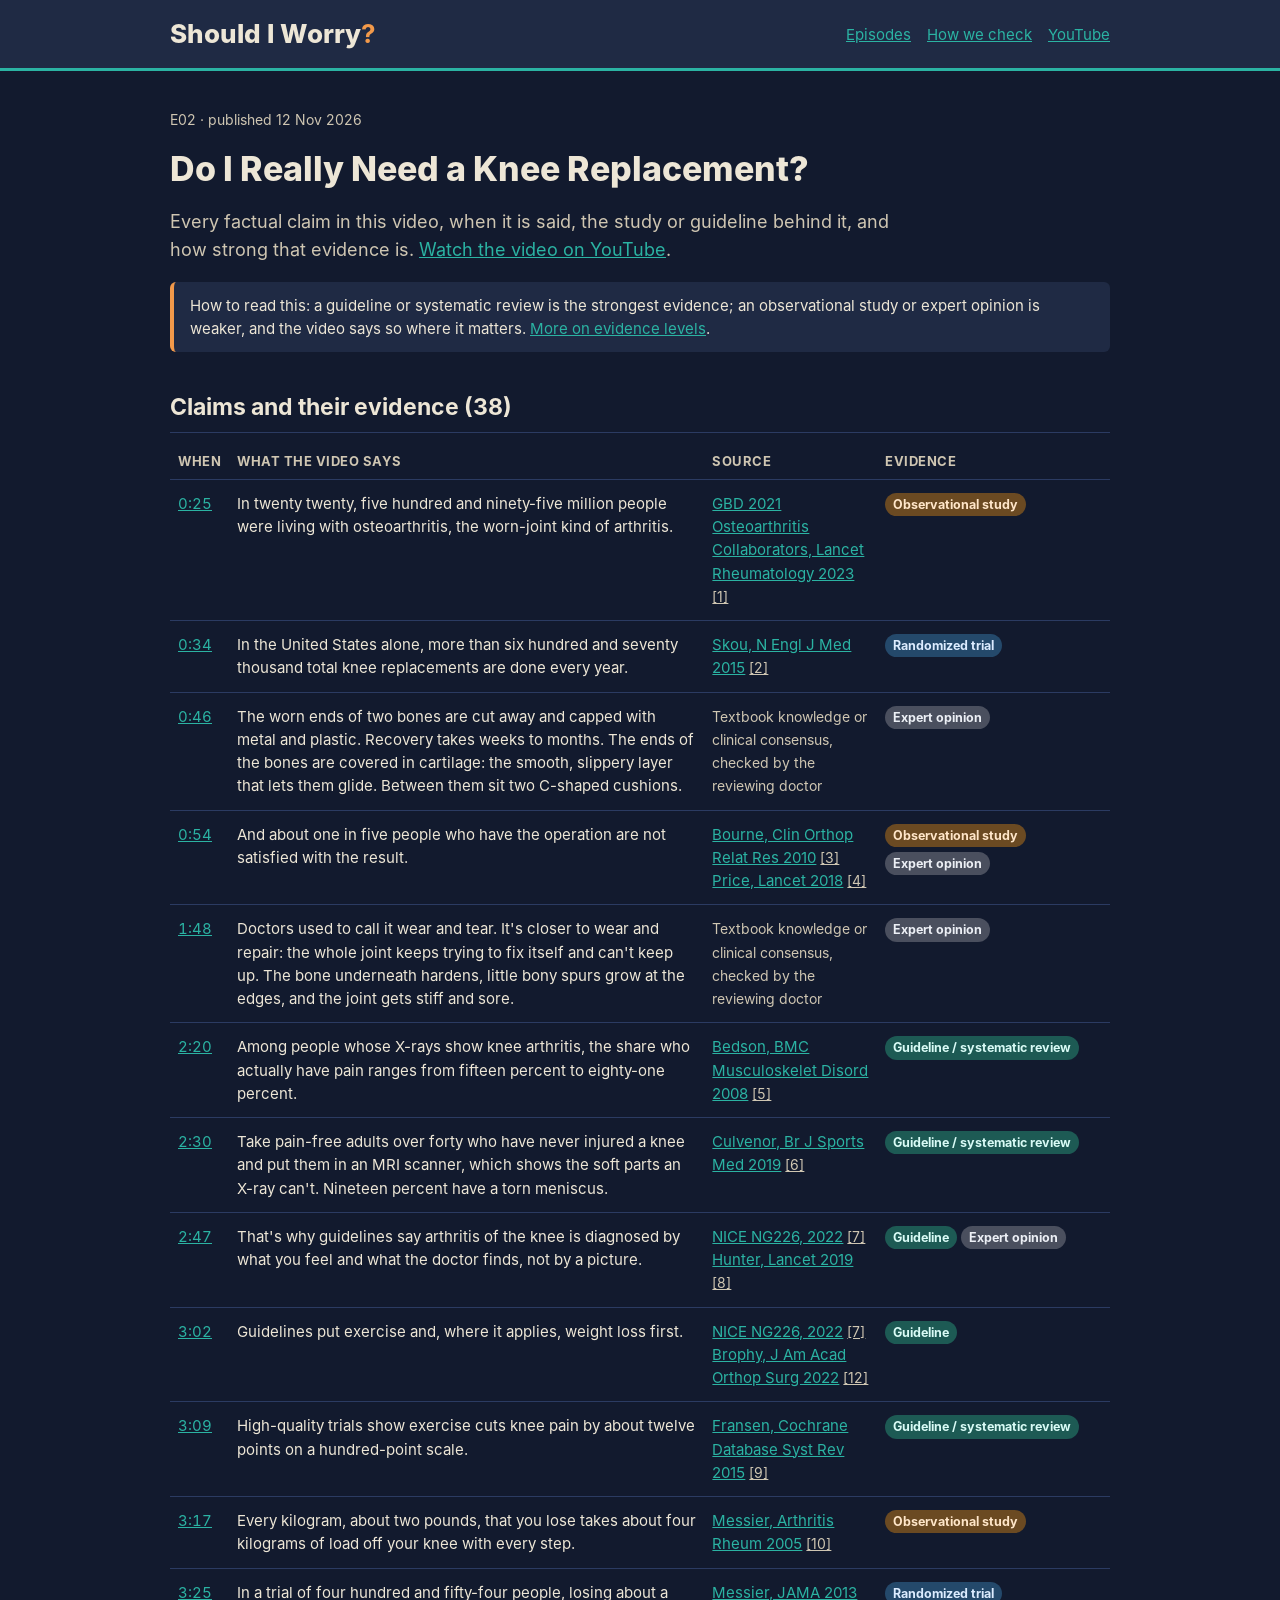
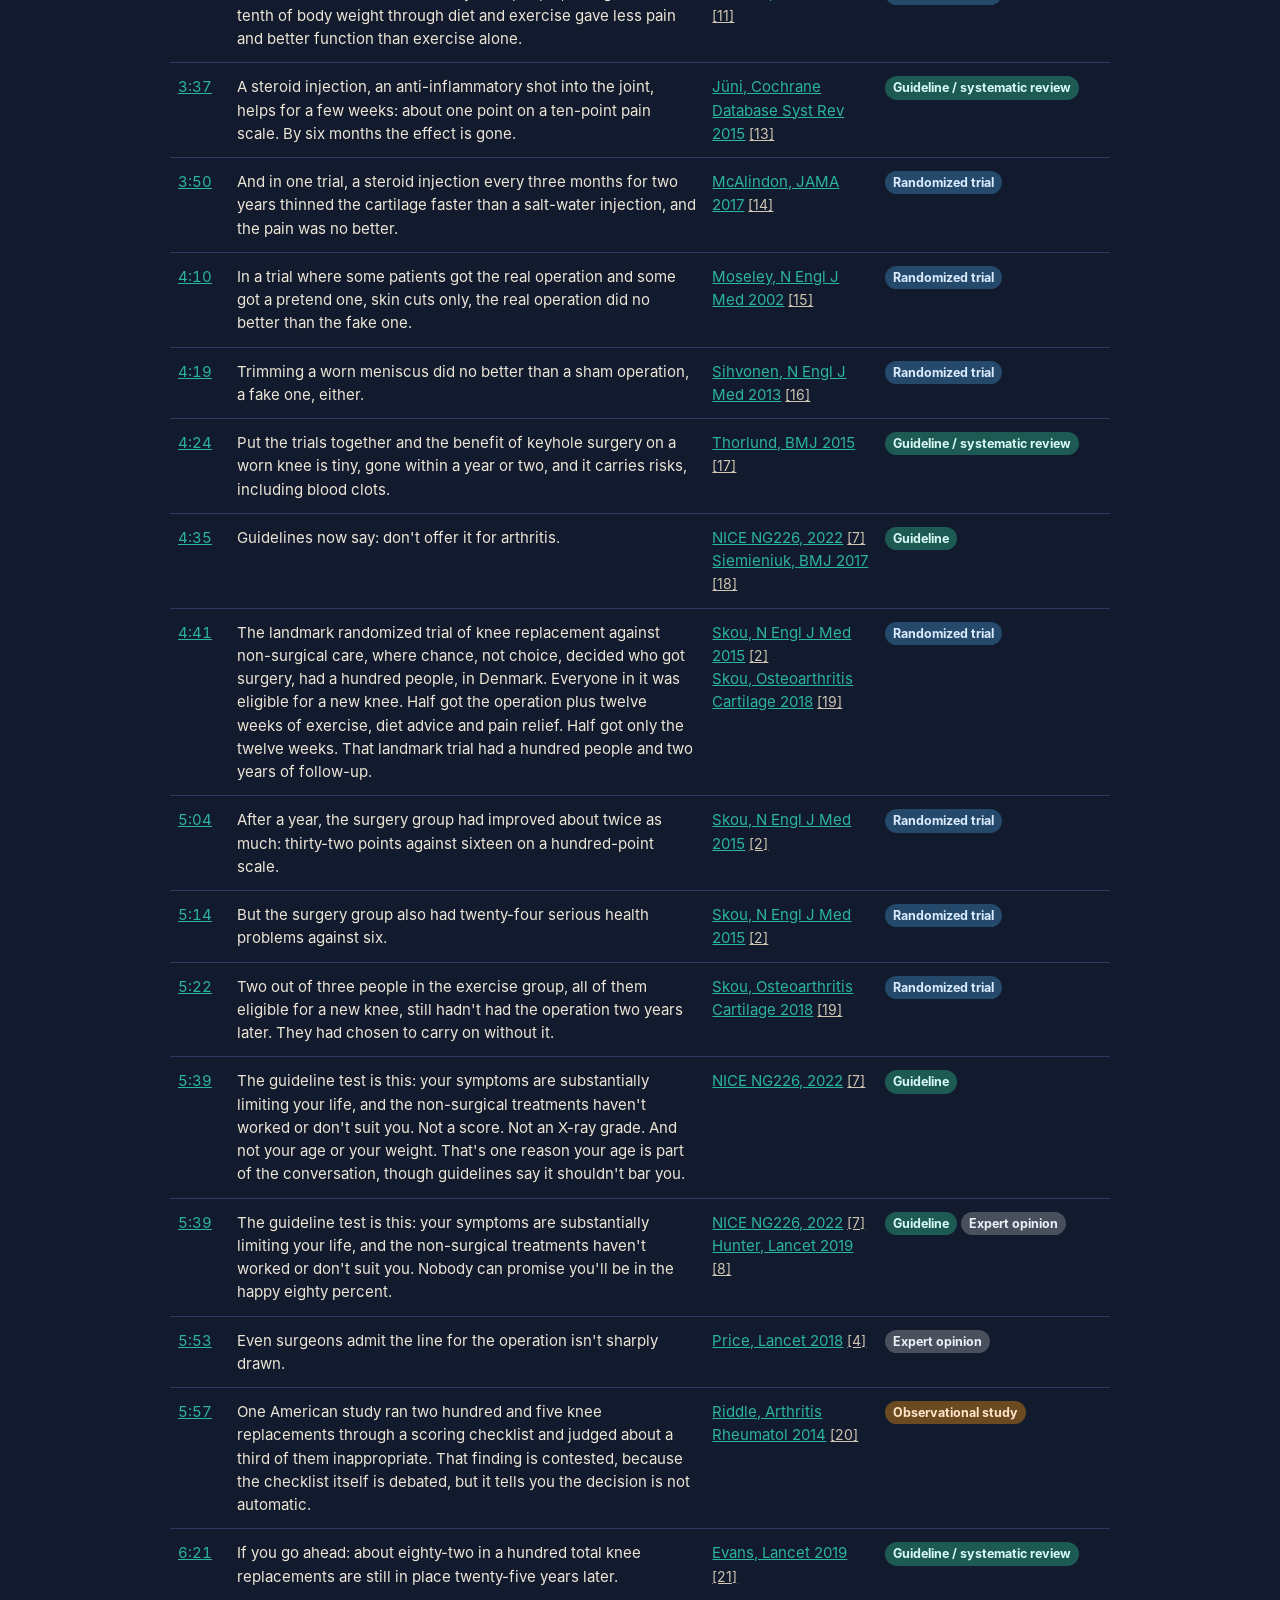
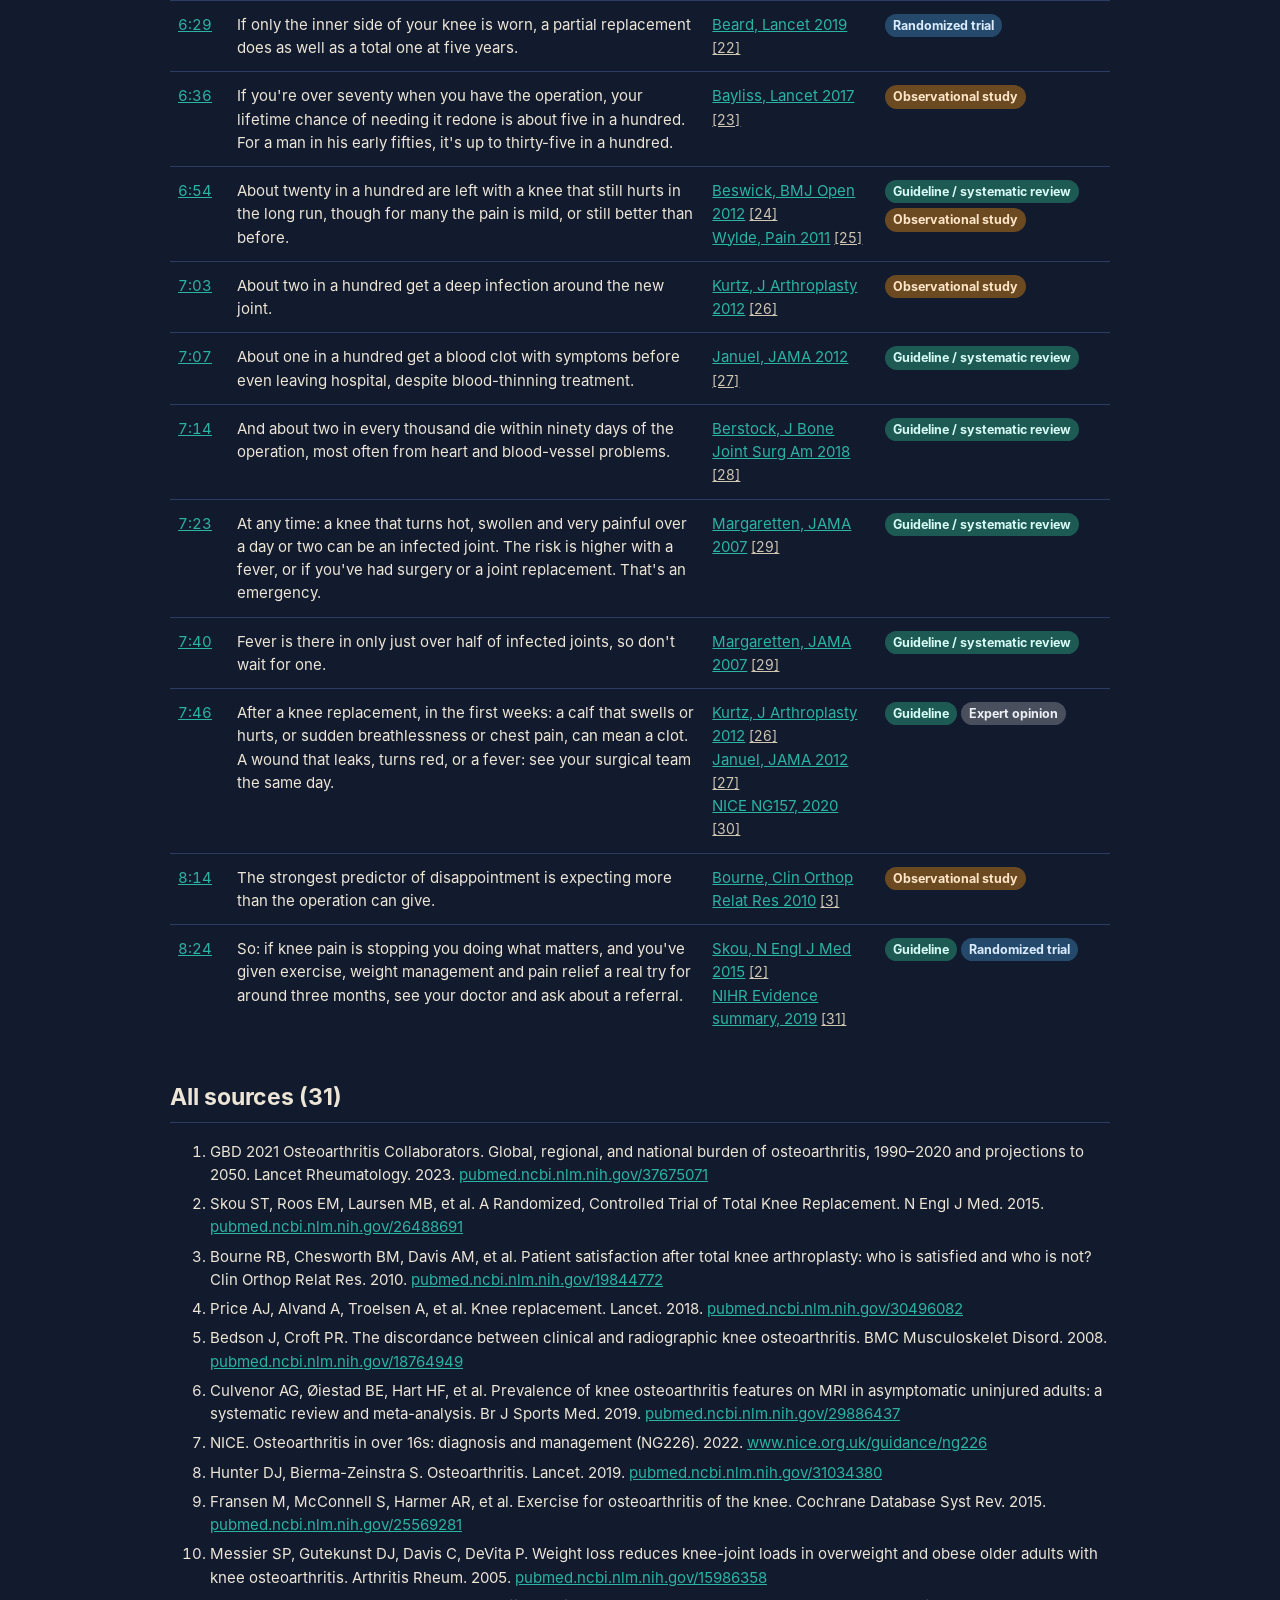
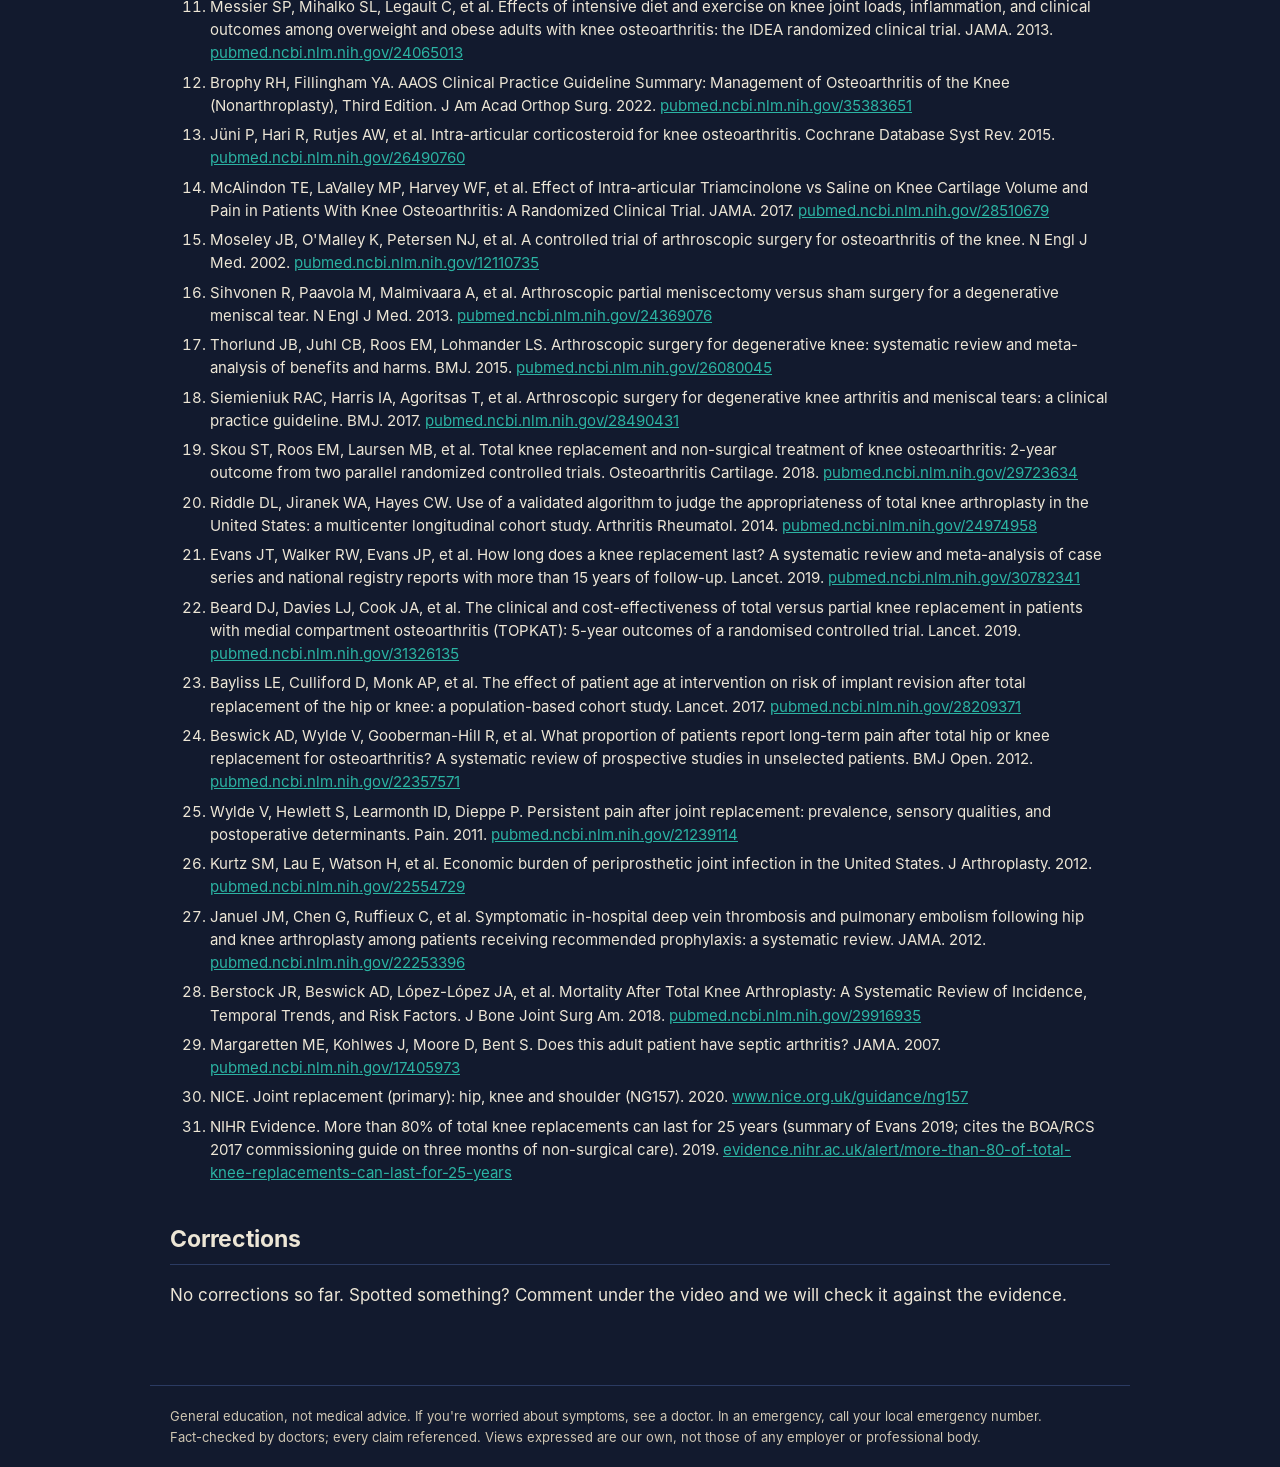
<file: e02/index.html>
<!doctype html><html lang="en"><head><meta charset="utf-8"><meta name="viewport" content="width=device-width,initial-scale=1">
<title>Do I Really Need a Knee Replacement? — sources | Should I Worry?</title><meta name="description" content="Every claim in &quot;Do I Really Need a Knee Replacement?&quot; with its source and evidence level."><link rel="stylesheet" href="../style.css"><link rel="icon" href="../favicon.png"></head><body>
<header class="top"><div><a class="wm" href="../">Should I Worry<b>?</b></a><nav><a href="../">Episodes</a><a href="../#evidence">How we check</a><a href="https://www.youtube.com/@ShouldIWorry">YouTube</a></nav></div></header>
<main><p class="muted">E02 · published 12 Nov 2026</p><h1>Do I Really Need a Knee Replacement?</h1>
<p class="lead">Every factual claim in this video, when it is said, the study or guideline behind it, and how strong that evidence is. <a href="https://www.youtube.com/watch?v=TFl32YeS5P0">Watch the video on YouTube</a>.</p>
<div class="note">How to read this: a guideline or systematic review is the strongest evidence; an observational study or expert opinion is weaker, and the video says so where it matters. <a href="../#evidence">More on evidence levels</a>.</div>
<h2>Claims and their evidence (38)</h2><table><thead><tr><th scope="col">When</th><th scope="col">What the video says</th><th scope="col">Source</th><th scope="col">Evidence</th></tr></thead><tbody><tr><td class="t"><a href="https://www.youtube.com/watch?v=TFl32YeS5P0&t=25s">0:25</a></td><td class="c">In twenty twenty, five hundred and ninety-five million people were living with osteoarthritis, the worn-joint kind of arthritis.</td><td class="s"><a href="https://pubmed.ncbi.nlm.nih.gov/37675071/">GBD 2021 Osteoarthritis Collaborators, Lancet Rheumatology 2023</a> <a class="muted" href="#s1">[1]</a></td><td class="e"><span class="lv lv-obs">Observational study</span></td></tr><tr><td class="t"><a href="https://www.youtube.com/watch?v=TFl32YeS5P0&t=34s">0:34</a></td><td class="c">In the United States alone, more than six hundred and seventy thousand total knee replacements are done every year.</td><td class="s"><a href="https://pubmed.ncbi.nlm.nih.gov/26488691/">Skou, N Engl J Med 2015</a> <a class="muted" href="#s2">[2]</a></td><td class="e"><span class="lv lv-rct">Randomized trial</span></td></tr><tr><td class="t"><a href="https://www.youtube.com/watch?v=TFl32YeS5P0&t=46s">0:46</a></td><td class="c">The worn ends of two bones are cut away and capped with metal and plastic. Recovery takes weeks to months. The ends of the bones are covered in cartilage: the smooth, slippery layer that lets them glide. Between them sit two C-shaped cushions.</td><td class="s"><span class="muted">Textbook knowledge or clinical consensus, checked by the reviewing doctor</span></td><td class="e"><span class="lv lv-exp">Expert opinion</span></td></tr><tr><td class="t"><a href="https://www.youtube.com/watch?v=TFl32YeS5P0&t=54s">0:54</a></td><td class="c">And about one in five people who have the operation are not satisfied with the result.</td><td class="s"><a href="https://pubmed.ncbi.nlm.nih.gov/19844772/">Bourne, Clin Orthop Relat Res 2010</a> <a class="muted" href="#s3">[3]</a><br><a href="https://pubmed.ncbi.nlm.nih.gov/30496082/">Price, Lancet 2018</a> <a class="muted" href="#s4">[4]</a></td><td class="e"><span class="lv lv-obs">Observational study</span><span class="lv lv-exp">Expert opinion</span></td></tr><tr><td class="t"><a href="https://www.youtube.com/watch?v=TFl32YeS5P0&t=108s">1:48</a></td><td class="c">Doctors used to call it wear and tear. It&#x27;s closer to wear and repair: the whole joint keeps trying to fix itself and can&#x27;t keep up. The bone underneath hardens, little bony spurs grow at the edges, and the joint gets stiff and sore.</td><td class="s"><span class="muted">Textbook knowledge or clinical consensus, checked by the reviewing doctor</span></td><td class="e"><span class="lv lv-exp">Expert opinion</span></td></tr><tr><td class="t"><a href="https://www.youtube.com/watch?v=TFl32YeS5P0&t=140s">2:20</a></td><td class="c">Among people whose X-rays show knee arthritis, the share who actually have pain ranges from fifteen percent to eighty-one percent.</td><td class="s"><a href="https://pubmed.ncbi.nlm.nih.gov/18764949/">Bedson, BMC Musculoskelet Disord 2008</a> <a class="muted" href="#s5">[5]</a></td><td class="e"><span class="lv lv-top">Guideline / systematic review</span></td></tr><tr><td class="t"><a href="https://www.youtube.com/watch?v=TFl32YeS5P0&t=150s">2:30</a></td><td class="c">Take pain-free adults over forty who have never injured a knee and put them in an MRI scanner, which shows the soft parts an X-ray can&#x27;t. Nineteen percent have a torn meniscus.</td><td class="s"><a href="https://pubmed.ncbi.nlm.nih.gov/29886437/">Culvenor, Br J Sports Med 2019</a> <a class="muted" href="#s6">[6]</a></td><td class="e"><span class="lv lv-top">Guideline / systematic review</span></td></tr><tr><td class="t"><a href="https://www.youtube.com/watch?v=TFl32YeS5P0&t=167s">2:47</a></td><td class="c">That&#x27;s why guidelines say arthritis of the knee is diagnosed by what you feel and what the doctor finds, not by a picture.</td><td class="s"><a href="https://www.nice.org.uk/guidance/ng226">NICE NG226, 2022</a> <a class="muted" href="#s7">[7]</a><br><a href="https://pubmed.ncbi.nlm.nih.gov/31034380/">Hunter, Lancet 2019</a> <a class="muted" href="#s8">[8]</a></td><td class="e"><span class="lv lv-top">Guideline</span><span class="lv lv-exp">Expert opinion</span></td></tr><tr><td class="t"><a href="https://www.youtube.com/watch?v=TFl32YeS5P0&t=182s">3:02</a></td><td class="c">Guidelines put exercise and, where it applies, weight loss first.</td><td class="s"><a href="https://www.nice.org.uk/guidance/ng226">NICE NG226, 2022</a> <a class="muted" href="#s7">[7]</a><br><a href="https://pubmed.ncbi.nlm.nih.gov/35383651/">Brophy, J Am Acad Orthop Surg 2022</a> <a class="muted" href="#s12">[12]</a></td><td class="e"><span class="lv lv-top">Guideline</span></td></tr><tr><td class="t"><a href="https://www.youtube.com/watch?v=TFl32YeS5P0&t=189s">3:09</a></td><td class="c">High-quality trials show exercise cuts knee pain by about twelve points on a hundred-point scale.</td><td class="s"><a href="https://pubmed.ncbi.nlm.nih.gov/25569281/">Fransen, Cochrane Database Syst Rev 2015</a> <a class="muted" href="#s9">[9]</a></td><td class="e"><span class="lv lv-top">Guideline / systematic review</span></td></tr><tr><td class="t"><a href="https://www.youtube.com/watch?v=TFl32YeS5P0&t=197s">3:17</a></td><td class="c">Every kilogram, about two pounds, that you lose takes about four kilograms of load off your knee with every step.</td><td class="s"><a href="https://pubmed.ncbi.nlm.nih.gov/15986358/">Messier, Arthritis Rheum 2005</a> <a class="muted" href="#s10">[10]</a></td><td class="e"><span class="lv lv-obs">Observational study</span></td></tr><tr><td class="t"><a href="https://www.youtube.com/watch?v=TFl32YeS5P0&t=205s">3:25</a></td><td class="c">In a trial of four hundred and fifty-four people, losing about a tenth of body weight through diet and exercise gave less pain and better function than exercise alone.</td><td class="s"><a href="https://pubmed.ncbi.nlm.nih.gov/24065013/">Messier, JAMA 2013</a> <a class="muted" href="#s11">[11]</a></td><td class="e"><span class="lv lv-rct">Randomized trial</span></td></tr><tr><td class="t"><a href="https://www.youtube.com/watch?v=TFl32YeS5P0&t=217s">3:37</a></td><td class="c">A steroid injection, an anti-inflammatory shot into the joint, helps for a few weeks: about one point on a ten-point pain scale. By six months the effect is gone.</td><td class="s"><a href="https://pubmed.ncbi.nlm.nih.gov/26490760/">Jüni, Cochrane Database Syst Rev 2015</a> <a class="muted" href="#s13">[13]</a></td><td class="e"><span class="lv lv-top">Guideline / systematic review</span></td></tr><tr><td class="t"><a href="https://www.youtube.com/watch?v=TFl32YeS5P0&t=230s">3:50</a></td><td class="c">And in one trial, a steroid injection every three months for two years thinned the cartilage faster than a salt-water injection, and the pain was no better.</td><td class="s"><a href="https://pubmed.ncbi.nlm.nih.gov/28510679/">McAlindon, JAMA 2017</a> <a class="muted" href="#s14">[14]</a></td><td class="e"><span class="lv lv-rct">Randomized trial</span></td></tr><tr><td class="t"><a href="https://www.youtube.com/watch?v=TFl32YeS5P0&t=250s">4:10</a></td><td class="c">In a trial where some patients got the real operation and some got a pretend one, skin cuts only, the real operation did no better than the fake one.</td><td class="s"><a href="https://pubmed.ncbi.nlm.nih.gov/12110735/">Moseley, N Engl J Med 2002</a> <a class="muted" href="#s15">[15]</a></td><td class="e"><span class="lv lv-rct">Randomized trial</span></td></tr><tr><td class="t"><a href="https://www.youtube.com/watch?v=TFl32YeS5P0&t=259s">4:19</a></td><td class="c">Trimming a worn meniscus did no better than a sham operation, a fake one, either.</td><td class="s"><a href="https://pubmed.ncbi.nlm.nih.gov/24369076/">Sihvonen, N Engl J Med 2013</a> <a class="muted" href="#s16">[16]</a></td><td class="e"><span class="lv lv-rct">Randomized trial</span></td></tr><tr><td class="t"><a href="https://www.youtube.com/watch?v=TFl32YeS5P0&t=264s">4:24</a></td><td class="c">Put the trials together and the benefit of keyhole surgery on a worn knee is tiny, gone within a year or two, and it carries risks, including blood clots.</td><td class="s"><a href="https://pubmed.ncbi.nlm.nih.gov/26080045/">Thorlund, BMJ 2015</a> <a class="muted" href="#s17">[17]</a></td><td class="e"><span class="lv lv-top">Guideline / systematic review</span></td></tr><tr><td class="t"><a href="https://www.youtube.com/watch?v=TFl32YeS5P0&t=275s">4:35</a></td><td class="c">Guidelines now say: don&#x27;t offer it for arthritis.</td><td class="s"><a href="https://www.nice.org.uk/guidance/ng226">NICE NG226, 2022</a> <a class="muted" href="#s7">[7]</a><br><a href="https://pubmed.ncbi.nlm.nih.gov/28490431/">Siemieniuk, BMJ 2017</a> <a class="muted" href="#s18">[18]</a></td><td class="e"><span class="lv lv-top">Guideline</span></td></tr><tr><td class="t"><a href="https://www.youtube.com/watch?v=TFl32YeS5P0&t=281s">4:41</a></td><td class="c">The landmark randomized trial of knee replacement against non-surgical care, where chance, not choice, decided who got surgery, had a hundred people, in Denmark. Everyone in it was eligible for a new knee. Half got the operation plus twelve weeks of exercise, diet advice and pain relief. Half got only the twelve weeks. That landmark trial had a hundred people and two years of follow-up.</td><td class="s"><a href="https://pubmed.ncbi.nlm.nih.gov/26488691/">Skou, N Engl J Med 2015</a> <a class="muted" href="#s2">[2]</a><br><a href="https://pubmed.ncbi.nlm.nih.gov/29723634/">Skou, Osteoarthritis Cartilage 2018</a> <a class="muted" href="#s19">[19]</a></td><td class="e"><span class="lv lv-rct">Randomized trial</span></td></tr><tr><td class="t"><a href="https://www.youtube.com/watch?v=TFl32YeS5P0&t=304s">5:04</a></td><td class="c">After a year, the surgery group had improved about twice as much: thirty-two points against sixteen on a hundred-point scale.</td><td class="s"><a href="https://pubmed.ncbi.nlm.nih.gov/26488691/">Skou, N Engl J Med 2015</a> <a class="muted" href="#s2">[2]</a></td><td class="e"><span class="lv lv-rct">Randomized trial</span></td></tr><tr><td class="t"><a href="https://www.youtube.com/watch?v=TFl32YeS5P0&t=314s">5:14</a></td><td class="c">But the surgery group also had twenty-four serious health problems against six.</td><td class="s"><a href="https://pubmed.ncbi.nlm.nih.gov/26488691/">Skou, N Engl J Med 2015</a> <a class="muted" href="#s2">[2]</a></td><td class="e"><span class="lv lv-rct">Randomized trial</span></td></tr><tr><td class="t"><a href="https://www.youtube.com/watch?v=TFl32YeS5P0&t=322s">5:22</a></td><td class="c">Two out of three people in the exercise group, all of them eligible for a new knee, still hadn&#x27;t had the operation two years later. They had chosen to carry on without it.</td><td class="s"><a href="https://pubmed.ncbi.nlm.nih.gov/29723634/">Skou, Osteoarthritis Cartilage 2018</a> <a class="muted" href="#s19">[19]</a></td><td class="e"><span class="lv lv-rct">Randomized trial</span></td></tr><tr><td class="t"><a href="https://www.youtube.com/watch?v=TFl32YeS5P0&t=339s">5:39</a></td><td class="c">The guideline test is this: your symptoms are substantially limiting your life, and the non-surgical treatments haven&#x27;t worked or don&#x27;t suit you. Not a score. Not an X-ray grade. And not your age or your weight. That&#x27;s one reason your age is part of the conversation, though guidelines say it shouldn&#x27;t bar you.</td><td class="s"><a href="https://www.nice.org.uk/guidance/ng226">NICE NG226, 2022</a> <a class="muted" href="#s7">[7]</a></td><td class="e"><span class="lv lv-top">Guideline</span></td></tr><tr><td class="t"><a href="https://www.youtube.com/watch?v=TFl32YeS5P0&t=339s">5:39</a></td><td class="c">The guideline test is this: your symptoms are substantially limiting your life, and the non-surgical treatments haven&#x27;t worked or don&#x27;t suit you. Nobody can promise you&#x27;ll be in the happy eighty percent.</td><td class="s"><a href="https://www.nice.org.uk/guidance/ng226">NICE NG226, 2022</a> <a class="muted" href="#s7">[7]</a><br><a href="https://pubmed.ncbi.nlm.nih.gov/31034380/">Hunter, Lancet 2019</a> <a class="muted" href="#s8">[8]</a></td><td class="e"><span class="lv lv-top">Guideline</span><span class="lv lv-exp">Expert opinion</span></td></tr><tr><td class="t"><a href="https://www.youtube.com/watch?v=TFl32YeS5P0&t=353s">5:53</a></td><td class="c">Even surgeons admit the line for the operation isn&#x27;t sharply drawn.</td><td class="s"><a href="https://pubmed.ncbi.nlm.nih.gov/30496082/">Price, Lancet 2018</a> <a class="muted" href="#s4">[4]</a></td><td class="e"><span class="lv lv-exp">Expert opinion</span></td></tr><tr><td class="t"><a href="https://www.youtube.com/watch?v=TFl32YeS5P0&t=357s">5:57</a></td><td class="c">One American study ran two hundred and five knee replacements through a scoring checklist and judged about a third of them inappropriate. That finding is contested, because the checklist itself is debated, but it tells you the decision is not automatic.</td><td class="s"><a href="https://pubmed.ncbi.nlm.nih.gov/24974958/">Riddle, Arthritis Rheumatol 2014</a> <a class="muted" href="#s20">[20]</a></td><td class="e"><span class="lv lv-obs">Observational study</span></td></tr><tr><td class="t"><a href="https://www.youtube.com/watch?v=TFl32YeS5P0&t=381s">6:21</a></td><td class="c">If you go ahead: about eighty-two in a hundred total knee replacements are still in place twenty-five years later.</td><td class="s"><a href="https://pubmed.ncbi.nlm.nih.gov/30782341/">Evans, Lancet 2019</a> <a class="muted" href="#s21">[21]</a></td><td class="e"><span class="lv lv-top">Guideline / systematic review</span></td></tr><tr><td class="t"><a href="https://www.youtube.com/watch?v=TFl32YeS5P0&t=389s">6:29</a></td><td class="c">If only the inner side of your knee is worn, a partial replacement does as well as a total one at five years.</td><td class="s"><a href="https://pubmed.ncbi.nlm.nih.gov/31326135/">Beard, Lancet 2019</a> <a class="muted" href="#s22">[22]</a></td><td class="e"><span class="lv lv-rct">Randomized trial</span></td></tr><tr><td class="t"><a href="https://www.youtube.com/watch?v=TFl32YeS5P0&t=396s">6:36</a></td><td class="c">If you&#x27;re over seventy when you have the operation, your lifetime chance of needing it redone is about five in a hundred. For a man in his early fifties, it&#x27;s up to thirty-five in a hundred.</td><td class="s"><a href="https://pubmed.ncbi.nlm.nih.gov/28209371/">Bayliss, Lancet 2017</a> <a class="muted" href="#s23">[23]</a></td><td class="e"><span class="lv lv-obs">Observational study</span></td></tr><tr><td class="t"><a href="https://www.youtube.com/watch?v=TFl32YeS5P0&t=414s">6:54</a></td><td class="c">About twenty in a hundred are left with a knee that still hurts in the long run, though for many the pain is mild, or still better than before.</td><td class="s"><a href="https://pubmed.ncbi.nlm.nih.gov/22357571/">Beswick, BMJ Open 2012</a> <a class="muted" href="#s24">[24]</a><br><a href="https://pubmed.ncbi.nlm.nih.gov/21239114/">Wylde, Pain 2011</a> <a class="muted" href="#s25">[25]</a></td><td class="e"><span class="lv lv-top">Guideline / systematic review</span><span class="lv lv-obs">Observational study</span></td></tr><tr><td class="t"><a href="https://www.youtube.com/watch?v=TFl32YeS5P0&t=423s">7:03</a></td><td class="c">About two in a hundred get a deep infection around the new joint.</td><td class="s"><a href="https://pubmed.ncbi.nlm.nih.gov/22554729/">Kurtz, J Arthroplasty 2012</a> <a class="muted" href="#s26">[26]</a></td><td class="e"><span class="lv lv-obs">Observational study</span></td></tr><tr><td class="t"><a href="https://www.youtube.com/watch?v=TFl32YeS5P0&t=427s">7:07</a></td><td class="c">About one in a hundred get a blood clot with symptoms before even leaving hospital, despite blood-thinning treatment.</td><td class="s"><a href="https://pubmed.ncbi.nlm.nih.gov/22253396/">Januel, JAMA 2012</a> <a class="muted" href="#s27">[27]</a></td><td class="e"><span class="lv lv-top">Guideline / systematic review</span></td></tr><tr><td class="t"><a href="https://www.youtube.com/watch?v=TFl32YeS5P0&t=434s">7:14</a></td><td class="c">And about two in every thousand die within ninety days of the operation, most often from heart and blood-vessel problems.</td><td class="s"><a href="https://pubmed.ncbi.nlm.nih.gov/29916935/">Berstock, J Bone Joint Surg Am 2018</a> <a class="muted" href="#s28">[28]</a></td><td class="e"><span class="lv lv-top">Guideline / systematic review</span></td></tr><tr><td class="t"><a href="https://www.youtube.com/watch?v=TFl32YeS5P0&t=443s">7:23</a></td><td class="c">At any time: a knee that turns hot, swollen and very painful over a day or two can be an infected joint. The risk is higher with a fever, or if you&#x27;ve had surgery or a joint replacement. That&#x27;s an emergency.</td><td class="s"><a href="https://pubmed.ncbi.nlm.nih.gov/17405973/">Margaretten, JAMA 2007</a> <a class="muted" href="#s29">[29]</a></td><td class="e"><span class="lv lv-top">Guideline / systematic review</span></td></tr><tr><td class="t"><a href="https://www.youtube.com/watch?v=TFl32YeS5P0&t=460s">7:40</a></td><td class="c">Fever is there in only just over half of infected joints, so don&#x27;t wait for one.</td><td class="s"><a href="https://pubmed.ncbi.nlm.nih.gov/17405973/">Margaretten, JAMA 2007</a> <a class="muted" href="#s29">[29]</a></td><td class="e"><span class="lv lv-top">Guideline / systematic review</span></td></tr><tr><td class="t"><a href="https://www.youtube.com/watch?v=TFl32YeS5P0&t=466s">7:46</a></td><td class="c">After a knee replacement, in the first weeks: a calf that swells or hurts, or sudden breathlessness or chest pain, can mean a clot. A wound that leaks, turns red, or a fever: see your surgical team the same day.</td><td class="s"><a href="https://pubmed.ncbi.nlm.nih.gov/22554729/">Kurtz, J Arthroplasty 2012</a> <a class="muted" href="#s26">[26]</a><br><a href="https://pubmed.ncbi.nlm.nih.gov/22253396/">Januel, JAMA 2012</a> <a class="muted" href="#s27">[27]</a><br><a href="https://www.nice.org.uk/guidance/ng157">NICE NG157, 2020</a> <a class="muted" href="#s30">[30]</a></td><td class="e"><span class="lv lv-top">Guideline</span><span class="lv lv-exp">Expert opinion</span></td></tr><tr><td class="t"><a href="https://www.youtube.com/watch?v=TFl32YeS5P0&t=494s">8:14</a></td><td class="c">The strongest predictor of disappointment is expecting more than the operation can give.</td><td class="s"><a href="https://pubmed.ncbi.nlm.nih.gov/19844772/">Bourne, Clin Orthop Relat Res 2010</a> <a class="muted" href="#s3">[3]</a></td><td class="e"><span class="lv lv-obs">Observational study</span></td></tr><tr><td class="t"><a href="https://www.youtube.com/watch?v=TFl32YeS5P0&t=504s">8:24</a></td><td class="c">So: if knee pain is stopping you doing what matters, and you&#x27;ve given exercise, weight management and pain relief a real try for around three months, see your doctor and ask about a referral.</td><td class="s"><a href="https://pubmed.ncbi.nlm.nih.gov/26488691/">Skou, N Engl J Med 2015</a> <a class="muted" href="#s2">[2]</a><br><a href="https://evidence.nihr.ac.uk/alert/more-than-80-of-total-knee-replacements-can-last-for-25-years/">NIHR Evidence summary, 2019</a> <a class="muted" href="#s31">[31]</a></td><td class="e"><span class="lv lv-top">Guideline</span><span class="lv lv-rct">Randomized trial</span></td></tr></tbody></table>
<h2>All sources (31)</h2><ol class="refs"><li id="s1">GBD 2021 Osteoarthritis Collaborators. Global, regional, and national burden of osteoarthritis, 1990–2020 and projections to 2050. Lancet Rheumatology. 2023. <a href="https://pubmed.ncbi.nlm.nih.gov/37675071/">pubmed.ncbi.nlm.nih.gov/37675071</a></li><li id="s2">Skou ST, Roos EM, Laursen MB, et al. A Randomized, Controlled Trial of Total Knee Replacement. N Engl J Med. 2015. <a href="https://pubmed.ncbi.nlm.nih.gov/26488691/">pubmed.ncbi.nlm.nih.gov/26488691</a></li><li id="s3">Bourne RB, Chesworth BM, Davis AM, et al. Patient satisfaction after total knee arthroplasty: who is satisfied and who is not? Clin Orthop Relat Res. 2010. <a href="https://pubmed.ncbi.nlm.nih.gov/19844772/">pubmed.ncbi.nlm.nih.gov/19844772</a></li><li id="s4">Price AJ, Alvand A, Troelsen A, et al. Knee replacement. Lancet. 2018. <a href="https://pubmed.ncbi.nlm.nih.gov/30496082/">pubmed.ncbi.nlm.nih.gov/30496082</a></li><li id="s5">Bedson J, Croft PR. The discordance between clinical and radiographic knee osteoarthritis. BMC Musculoskelet Disord. 2008. <a href="https://pubmed.ncbi.nlm.nih.gov/18764949/">pubmed.ncbi.nlm.nih.gov/18764949</a></li><li id="s6">Culvenor AG, Øiestad BE, Hart HF, et al. Prevalence of knee osteoarthritis features on MRI in asymptomatic uninjured adults: a systematic review and meta-analysis. Br J Sports Med. 2019. <a href="https://pubmed.ncbi.nlm.nih.gov/29886437/">pubmed.ncbi.nlm.nih.gov/29886437</a></li><li id="s7">NICE. Osteoarthritis in over 16s: diagnosis and management (NG226). 2022. <a href="https://www.nice.org.uk/guidance/ng226">www.nice.org.uk/guidance/ng226</a></li><li id="s8">Hunter DJ, Bierma-Zeinstra S. Osteoarthritis. Lancet. 2019. <a href="https://pubmed.ncbi.nlm.nih.gov/31034380/">pubmed.ncbi.nlm.nih.gov/31034380</a></li><li id="s9">Fransen M, McConnell S, Harmer AR, et al. Exercise for osteoarthritis of the knee. Cochrane Database Syst Rev. 2015. <a href="https://pubmed.ncbi.nlm.nih.gov/25569281/">pubmed.ncbi.nlm.nih.gov/25569281</a></li><li id="s10">Messier SP, Gutekunst DJ, Davis C, DeVita P. Weight loss reduces knee-joint loads in overweight and obese older adults with knee osteoarthritis. Arthritis Rheum. 2005. <a href="https://pubmed.ncbi.nlm.nih.gov/15986358/">pubmed.ncbi.nlm.nih.gov/15986358</a></li><li id="s11">Messier SP, Mihalko SL, Legault C, et al. Effects of intensive diet and exercise on knee joint loads, inflammation, and clinical outcomes among overweight and obese adults with knee osteoarthritis: the IDEA randomized clinical trial. JAMA. 2013. <a href="https://pubmed.ncbi.nlm.nih.gov/24065013/">pubmed.ncbi.nlm.nih.gov/24065013</a></li><li id="s12">Brophy RH, Fillingham YA. AAOS Clinical Practice Guideline Summary: Management of Osteoarthritis of the Knee (Nonarthroplasty), Third Edition. J Am Acad Orthop Surg. 2022. <a href="https://pubmed.ncbi.nlm.nih.gov/35383651/">pubmed.ncbi.nlm.nih.gov/35383651</a></li><li id="s13">Jüni P, Hari R, Rutjes AW, et al. Intra-articular corticosteroid for knee osteoarthritis. Cochrane Database Syst Rev. 2015. <a href="https://pubmed.ncbi.nlm.nih.gov/26490760/">pubmed.ncbi.nlm.nih.gov/26490760</a></li><li id="s14">McAlindon TE, LaValley MP, Harvey WF, et al. Effect of Intra-articular Triamcinolone vs Saline on Knee Cartilage Volume and Pain in Patients With Knee Osteoarthritis: A Randomized Clinical Trial. JAMA. 2017. <a href="https://pubmed.ncbi.nlm.nih.gov/28510679/">pubmed.ncbi.nlm.nih.gov/28510679</a></li><li id="s15">Moseley JB, O&#x27;Malley K, Petersen NJ, et al. A controlled trial of arthroscopic surgery for osteoarthritis of the knee. N Engl J Med. 2002. <a href="https://pubmed.ncbi.nlm.nih.gov/12110735/">pubmed.ncbi.nlm.nih.gov/12110735</a></li><li id="s16">Sihvonen R, Paavola M, Malmivaara A, et al. Arthroscopic partial meniscectomy versus sham surgery for a degenerative meniscal tear. N Engl J Med. 2013. <a href="https://pubmed.ncbi.nlm.nih.gov/24369076/">pubmed.ncbi.nlm.nih.gov/24369076</a></li><li id="s17">Thorlund JB, Juhl CB, Roos EM, Lohmander LS. Arthroscopic surgery for degenerative knee: systematic review and meta-analysis of benefits and harms. BMJ. 2015. <a href="https://pubmed.ncbi.nlm.nih.gov/26080045/">pubmed.ncbi.nlm.nih.gov/26080045</a></li><li id="s18">Siemieniuk RAC, Harris IA, Agoritsas T, et al. Arthroscopic surgery for degenerative knee arthritis and meniscal tears: a clinical practice guideline. BMJ. 2017. <a href="https://pubmed.ncbi.nlm.nih.gov/28490431/">pubmed.ncbi.nlm.nih.gov/28490431</a></li><li id="s19">Skou ST, Roos EM, Laursen MB, et al. Total knee replacement and non-surgical treatment of knee osteoarthritis: 2-year outcome from two parallel randomized controlled trials. Osteoarthritis Cartilage. 2018. <a href="https://pubmed.ncbi.nlm.nih.gov/29723634/">pubmed.ncbi.nlm.nih.gov/29723634</a></li><li id="s20">Riddle DL, Jiranek WA, Hayes CW. Use of a validated algorithm to judge the appropriateness of total knee arthroplasty in the United States: a multicenter longitudinal cohort study. Arthritis Rheumatol. 2014. <a href="https://pubmed.ncbi.nlm.nih.gov/24974958/">pubmed.ncbi.nlm.nih.gov/24974958</a></li><li id="s21">Evans JT, Walker RW, Evans JP, et al. How long does a knee replacement last? A systematic review and meta-analysis of case series and national registry reports with more than 15 years of follow-up. Lancet. 2019. <a href="https://pubmed.ncbi.nlm.nih.gov/30782341/">pubmed.ncbi.nlm.nih.gov/30782341</a></li><li id="s22">Beard DJ, Davies LJ, Cook JA, et al. The clinical and cost-effectiveness of total versus partial knee replacement in patients with medial compartment osteoarthritis (TOPKAT): 5-year outcomes of a randomised controlled trial. Lancet. 2019. <a href="https://pubmed.ncbi.nlm.nih.gov/31326135/">pubmed.ncbi.nlm.nih.gov/31326135</a></li><li id="s23">Bayliss LE, Culliford D, Monk AP, et al. The effect of patient age at intervention on risk of implant revision after total replacement of the hip or knee: a population-based cohort study. Lancet. 2017. <a href="https://pubmed.ncbi.nlm.nih.gov/28209371/">pubmed.ncbi.nlm.nih.gov/28209371</a></li><li id="s24">Beswick AD, Wylde V, Gooberman-Hill R, et al. What proportion of patients report long-term pain after total hip or knee replacement for osteoarthritis? A systematic review of prospective studies in unselected patients. BMJ Open. 2012. <a href="https://pubmed.ncbi.nlm.nih.gov/22357571/">pubmed.ncbi.nlm.nih.gov/22357571</a></li><li id="s25">Wylde V, Hewlett S, Learmonth ID, Dieppe P. Persistent pain after joint replacement: prevalence, sensory qualities, and postoperative determinants. Pain. 2011. <a href="https://pubmed.ncbi.nlm.nih.gov/21239114/">pubmed.ncbi.nlm.nih.gov/21239114</a></li><li id="s26">Kurtz SM, Lau E, Watson H, et al. Economic burden of periprosthetic joint infection in the United States. J Arthroplasty. 2012. <a href="https://pubmed.ncbi.nlm.nih.gov/22554729/">pubmed.ncbi.nlm.nih.gov/22554729</a></li><li id="s27">Januel JM, Chen G, Ruffieux C, et al. Symptomatic in-hospital deep vein thrombosis and pulmonary embolism following hip and knee arthroplasty among patients receiving recommended prophylaxis: a systematic review. JAMA. 2012. <a href="https://pubmed.ncbi.nlm.nih.gov/22253396/">pubmed.ncbi.nlm.nih.gov/22253396</a></li><li id="s28">Berstock JR, Beswick AD, López-López JA, et al. Mortality After Total Knee Arthroplasty: A Systematic Review of Incidence, Temporal Trends, and Risk Factors. J Bone Joint Surg Am. 2018. <a href="https://pubmed.ncbi.nlm.nih.gov/29916935/">pubmed.ncbi.nlm.nih.gov/29916935</a></li><li id="s29">Margaretten ME, Kohlwes J, Moore D, Bent S. Does this adult patient have septic arthritis? JAMA. 2007. <a href="https://pubmed.ncbi.nlm.nih.gov/17405973/">pubmed.ncbi.nlm.nih.gov/17405973</a></li><li id="s30">NICE. Joint replacement (primary): hip, knee and shoulder (NG157). 2020. <a href="https://www.nice.org.uk/guidance/ng157">www.nice.org.uk/guidance/ng157</a></li><li id="s31">NIHR Evidence. More than 80% of total knee replacements can last for 25 years (summary of Evans 2019; cites the BOA/RCS 2017 commissioning guide on three months of non-surgical care). 2019. <a href="https://evidence.nihr.ac.uk/alert/more-than-80-of-total-knee-replacements-can-last-for-25-years/">evidence.nihr.ac.uk/alert/more-than-80-of-total-knee-replacements-can-last-for-25-years</a></li></ol>
<h2 id="corrections">Corrections</h2><p>No corrections so far. Spotted something? Comment under the video and we will check it against the evidence.</p></main>
<footer>General education, not medical advice. If you're worried about symptoms, see a doctor. In an emergency, call your local emergency number.<br>
Fact-checked by doctors; every claim referenced. Views expressed are our own, not those of any employer or professional body.</footer></body></html>
</file>
<file: style.css>
@font-face{font-family:Inter;font-weight:800;src:url(/fonts/Inter-ExtraBold.otf)}@font-face{font-family:Inter;font-weight:700;src:url(/fonts/Inter-Bold.otf)}@font-face{font-family:Inter;font-weight:600;src:url(/fonts/Inter-SemiBold.otf)}@font-face{font-family:Inter;font-weight:400;src:url(/fonts/Inter-Regular.otf)}
:root{--navy:#1F2A44;--navyD:#121A2E;--navyL:#2B3B62;--teal:#2BB3A3;--amber:#F2994A;--red:#EB5757;--ivory:#EDE6D6;--ivoryD:#CFC6B2}
*{box-sizing:border-box}body{margin:0;background:var(--navyD);color:var(--ivory);font:17px/1.55 Inter,system-ui,-apple-system,Segoe UI,Roboto,sans-serif}
a{color:var(--teal)}a:hover{color:var(--amber)}main{max-width:980px;margin:0 auto;padding:24px 20px 60px}
header.top{background:var(--navy);border-bottom:3px solid var(--teal)}header.top div{max-width:980px;margin:0 auto;padding:14px 20px;display:flex;align-items:center;gap:14px;flex-wrap:wrap}
.wm{font-weight:800;font-size:26px;color:var(--ivory);text-decoration:none}.wm b{color:var(--amber)}.top nav{margin-left:auto;font-size:15px}.top nav a{margin-left:16px}
h1{font-size:34px;font-weight:800;line-height:1.2;margin:18px 0 6px}h2{font-size:23px;margin:38px 0 10px;border-bottom:1px solid var(--navyL);padding-bottom:6px}
.lead{color:var(--ivoryD);font-size:18px;font-weight:400;max-width:720px}.muted{color:var(--ivoryD);font-size:14px}
.note{background:var(--navy);border-left:4px solid var(--amber);padding:12px 16px;border-radius:6px;margin:18px 0;font-size:15px}
table{width:100%;border-collapse:collapse;font-size:15px}th{text-align:left;color:var(--ivoryD);font-weight:700;font-size:13px;text-transform:uppercase;letter-spacing:.04em;padding:8px}
td{padding:12px 8px;border-top:1px solid var(--navyL);vertical-align:top}td.t{white-space:nowrap;font-variant-numeric:tabular-nums}td.c{min-width:40%}
.lv{display:inline-block;font-size:12.5px;font-weight:700;padding:2px 8px;border-radius:99px;margin:0 4px 4px 0;white-space:nowrap}
.lv-top{background:#1d5a54;color:#d9fbf6}.lv-rct{background:#24496b;color:#dcecff}.lv-obs{background:#6b4a22;color:#ffe6c9}.lv-exp{background:#4a4f5e;color:#eceff5}
.why{display:block;color:var(--ivoryD);font-size:13px;margin-top:2px}ol.refs li{margin:6px 0;font-size:15px}ul.eps{list-style:none;padding:0}ul.eps li{background:var(--navy);margin:10px 0;padding:14px 16px;border-radius:8px}
ul.eps a{font-weight:700;font-size:19px;text-decoration:none}dl.legend{display:grid;grid-template-columns:max-content 1fr;gap:6px 14px;font-size:15px}dl.legend dd{margin:0;color:var(--ivoryD)}
footer{max-width:980px;margin:0 auto;padding:20px;color:var(--ivoryD);font-size:13px;border-top:1px solid var(--navyL)}
@media(max-width:700px){h1{font-size:27px}thead{display:none}table,tbody,tr,td{display:block;width:100%}tr{background:var(--navy);border-radius:8px;margin:12px 0;padding:6px 4px}td{border:0;padding:6px 10px}td.t:before{content:"At ";color:var(--ivoryD)}td.s:before{content:"Source";display:block;font-size:12px;color:var(--ivoryD);text-transform:uppercase;letter-spacing:.04em}td.e:before{content:"Evidence";display:block;font-size:12px;color:var(--ivoryD);text-transform:uppercase;letter-spacing:.04em;margin-bottom:2px}dl.legend{grid-template-columns:1fr}}
</file>
